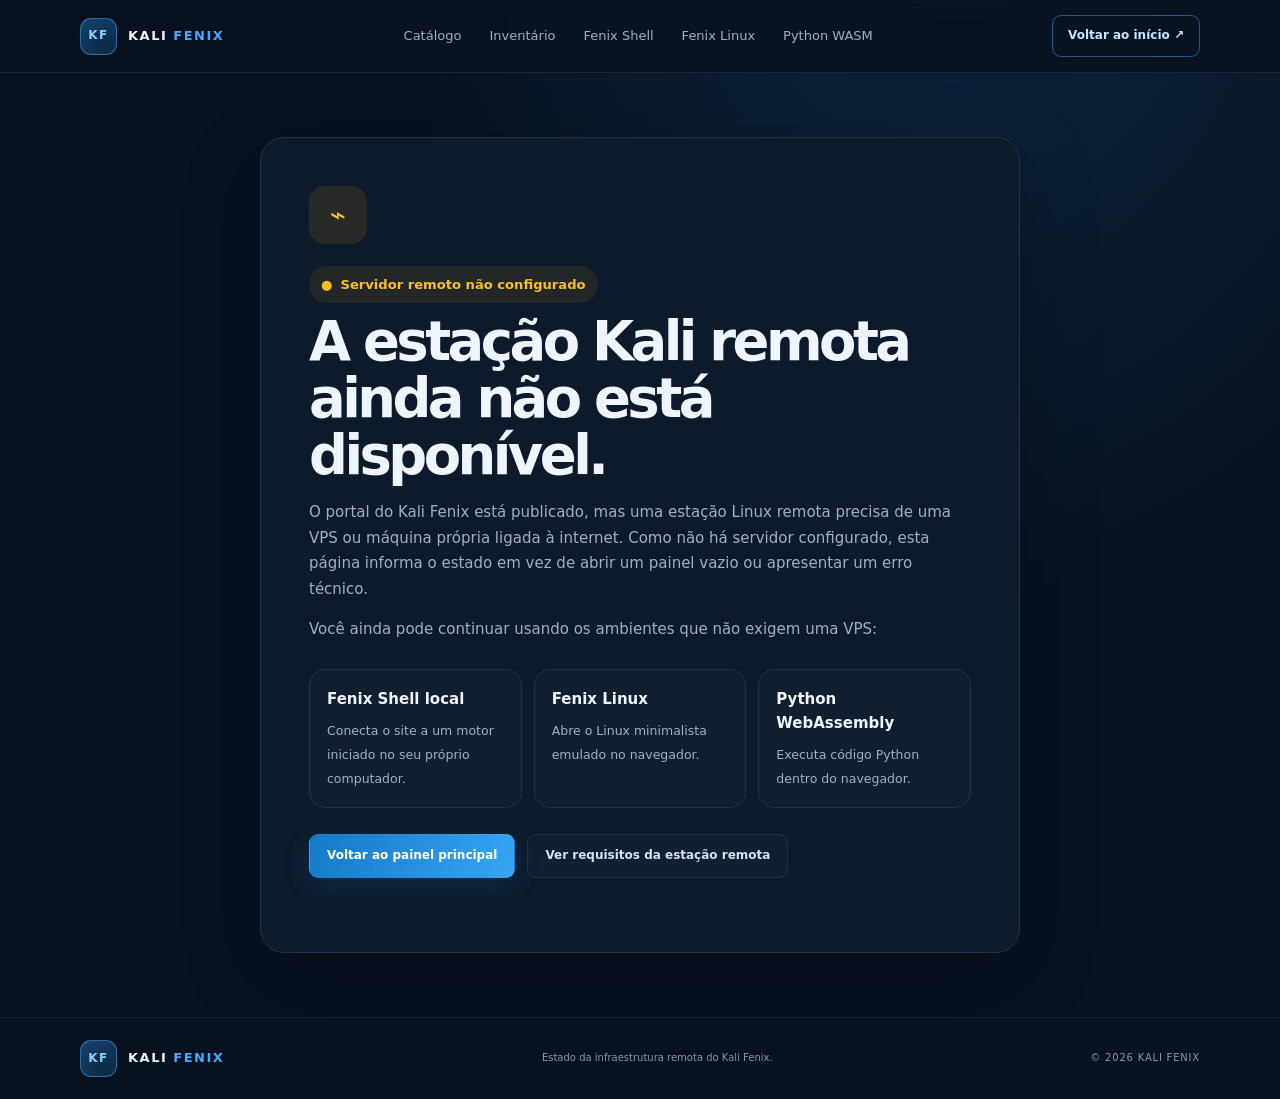
<file: Kali-Fenix/public/estacao-remota.html>
<!doctype html>
<html lang="pt-BR">
<head>
  <meta charset="utf-8">
  <meta name="viewport" content="width=device-width, initial-scale=1">
  <meta name="theme-color" content="#0b1118">
  <title>Estação remota | Kali Fenix</title>
  <link rel="icon" href="assets/kali-fenix.svg" type="image/svg+xml">
  <link rel="stylesheet" href="css/kali-fenix.css">
  <style>
    .remote-empty-wrap{min-height:calc(100vh - 160px);display:grid;place-items:center;padding:64px 0}
    .remote-empty-card{width:min(760px,100%);padding:clamp(24px,5vw,48px);border:1px solid var(--line,rgba(255,255,255,.12));border-radius:24px;background:var(--panel,rgba(17,27,39,.9));box-shadow:0 24px 80px rgba(0,0,0,.22)}
    .remote-empty-icon{width:58px;height:58px;display:grid;place-items:center;border-radius:16px;background:rgba(245,158,11,.12);color:#fbbf24;font-size:27px;margin-bottom:22px}
    .remote-empty-card h1{font-size:clamp(2rem,5vw,3.4rem);line-height:1.05;margin:10px 0 16px}
    .remote-empty-card p{color:var(--muted,#aab6c5);line-height:1.7}
    .remote-actions{display:flex;flex-wrap:wrap;gap:12px;margin:26px 0}
    .remote-options{display:grid;grid-template-columns:repeat(auto-fit,minmax(190px,1fr));gap:12px;margin-top:26px}
    .remote-option{display:block;padding:17px;border:1px solid var(--line,rgba(255,255,255,.12));border-radius:16px;color:inherit;text-decoration:none;background:rgba(255,255,255,.025)}
    .remote-option strong{display:block;margin-bottom:7px}.remote-option small{color:var(--muted,#aab6c5);line-height:1.5}
    .remote-status{display:inline-flex;align-items:center;gap:8px;padding:8px 12px;border-radius:999px;background:rgba(245,158,11,.1);color:#fbbf24;font-size:.82rem;font-weight:700}
  </style>
</head>
<body>
  <a class="skip-link" href="#main">Pular para o conteúdo</a>
  <header class="site-header"><div class="container header-inner">
    <a class="brand" href="index.html" aria-label="Kali Fenix, início"><span class="brand-mark">KF</span><span class="brand-name">KALI <strong>FENIX</strong></span></a>
    <nav class="main-nav" aria-label="Navegação principal"><a href="index.html#catalogo">Catálogo</a><a href="index.html#inventario">Inventário</a><a href="fenix-shell.html">Fenix Shell</a><a href="fenix-linux.html">Fenix Linux</a><a href="fenix-browser-lab.html">Python WASM</a></nav>
    <a class="header-cta" href="index.html">Voltar ao início ↗</a>
  </div></header>
  <main id="main" class="remote-empty-wrap"><section class="container remote-empty-card">
    <div class="remote-empty-icon" aria-hidden="true">⌁</div>
    <span class="remote-status"><span aria-hidden="true">●</span> Servidor remoto não configurado</span>
    <h1>A estação Kali remota ainda não está disponível.</h1>
    <p>O portal do Kali Fenix está publicado, mas uma estação Linux remota precisa de uma VPS ou máquina própria ligada à internet. Como não há servidor configurado, esta página informa o estado em vez de abrir um painel vazio ou apresentar um erro técnico.</p>
    <p>Você ainda pode continuar usando os ambientes que não exigem uma VPS:</p>
    <div class="remote-options">
      <a class="remote-option" href="fenix-shell.html#local-engine"><strong>Fenix Shell local</strong><small>Conecta o site a um motor iniciado no seu próprio computador.</small></a>
      <a class="remote-option" href="fenix-linux.html"><strong>Fenix Linux</strong><small>Abre o Linux minimalista emulado no navegador.</small></a>
      <a class="remote-option" href="fenix-browser-lab.html"><strong>Python WebAssembly</strong><small>Executa código Python dentro do navegador.</small></a>
    </div>
    <div class="remote-actions"><a class="button button-primary" href="index.html">Voltar ao painel principal</a><a class="button button-secondary" href="index.html#implantacao">Ver requisitos da estação remota</a></div>
  </section></main>
  <footer class="site-footer"><div class="container footer-inner"><a class="brand" href="index.html"><span class="brand-mark">KF</span><span class="brand-name">KALI <strong>FENIX</strong></span></a><p>Estado da infraestrutura remota do Kali Fenix.</p><span>© <span id="remote-year"></span> KALI FENIX</span></div></footer>
  <script>document.getElementById('remote-year').textContent=String(new Date().getFullYear());</script>
</body>
</html>
</file>
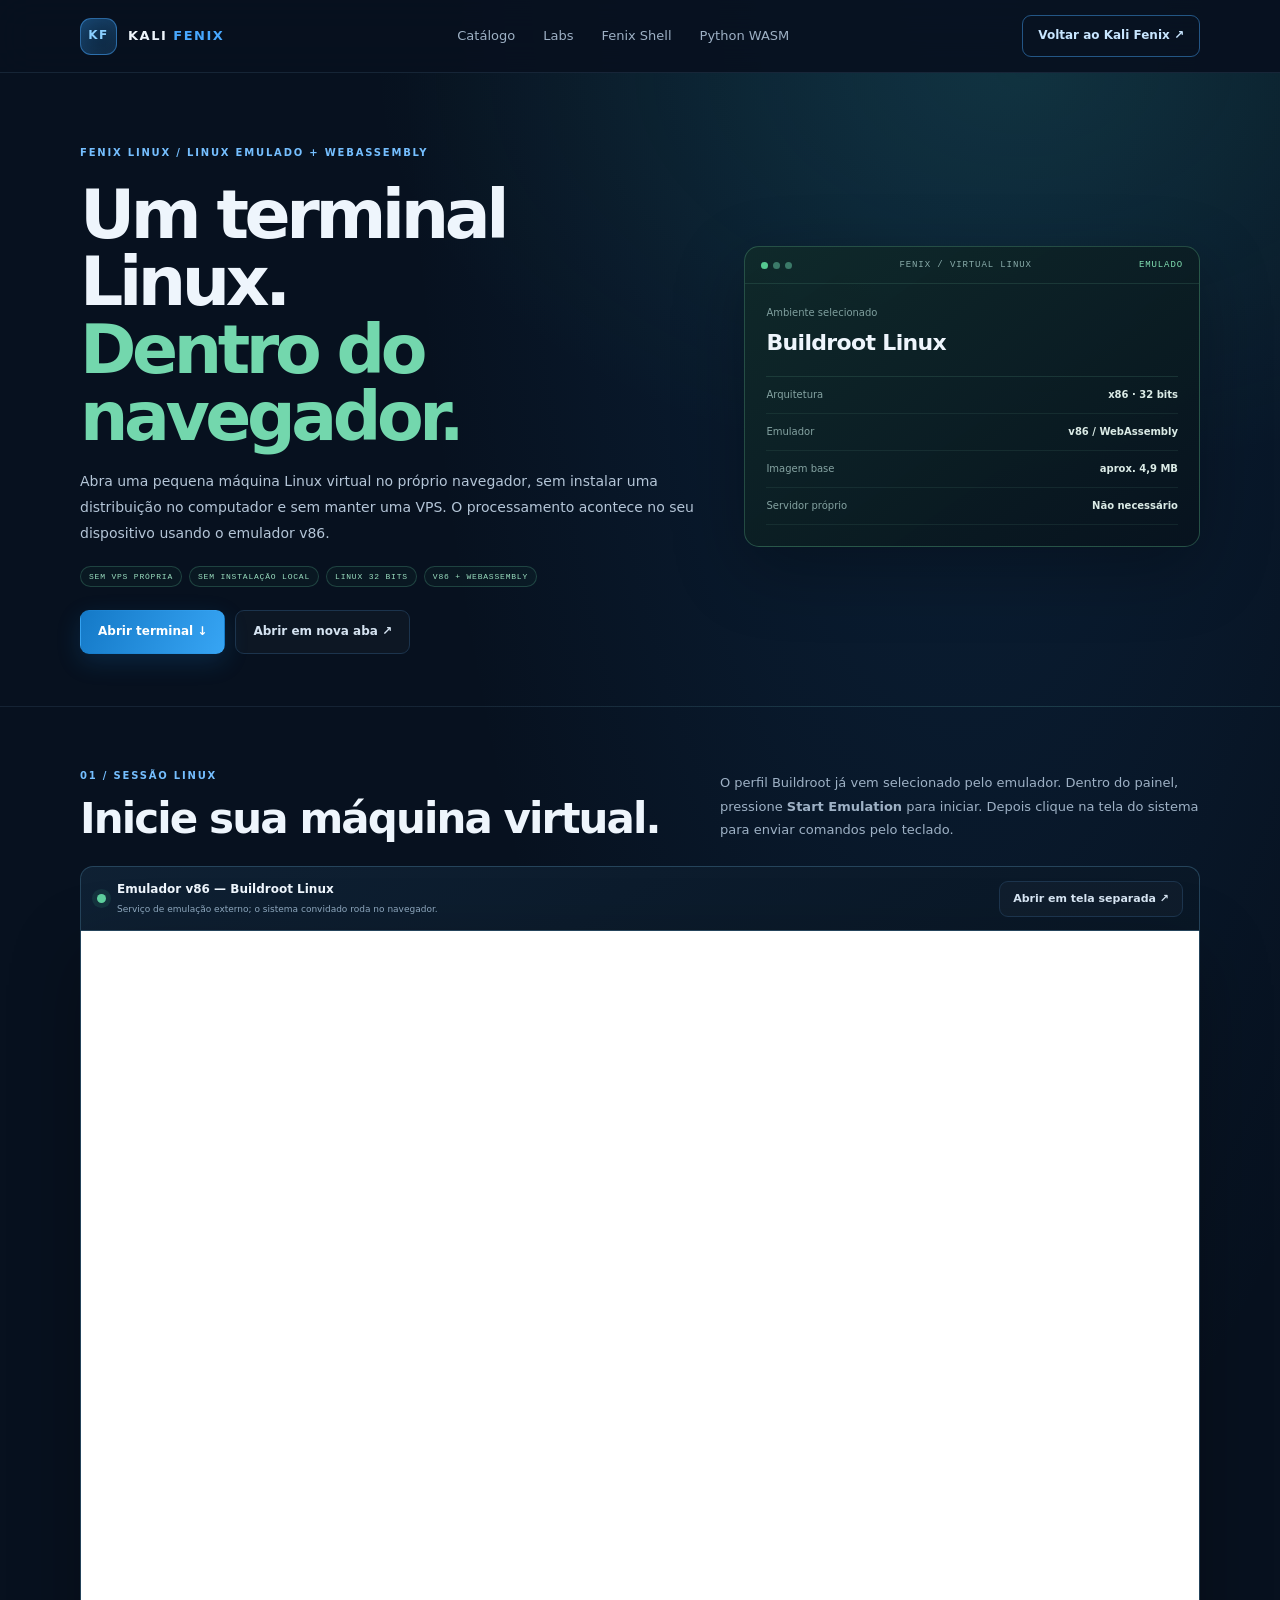
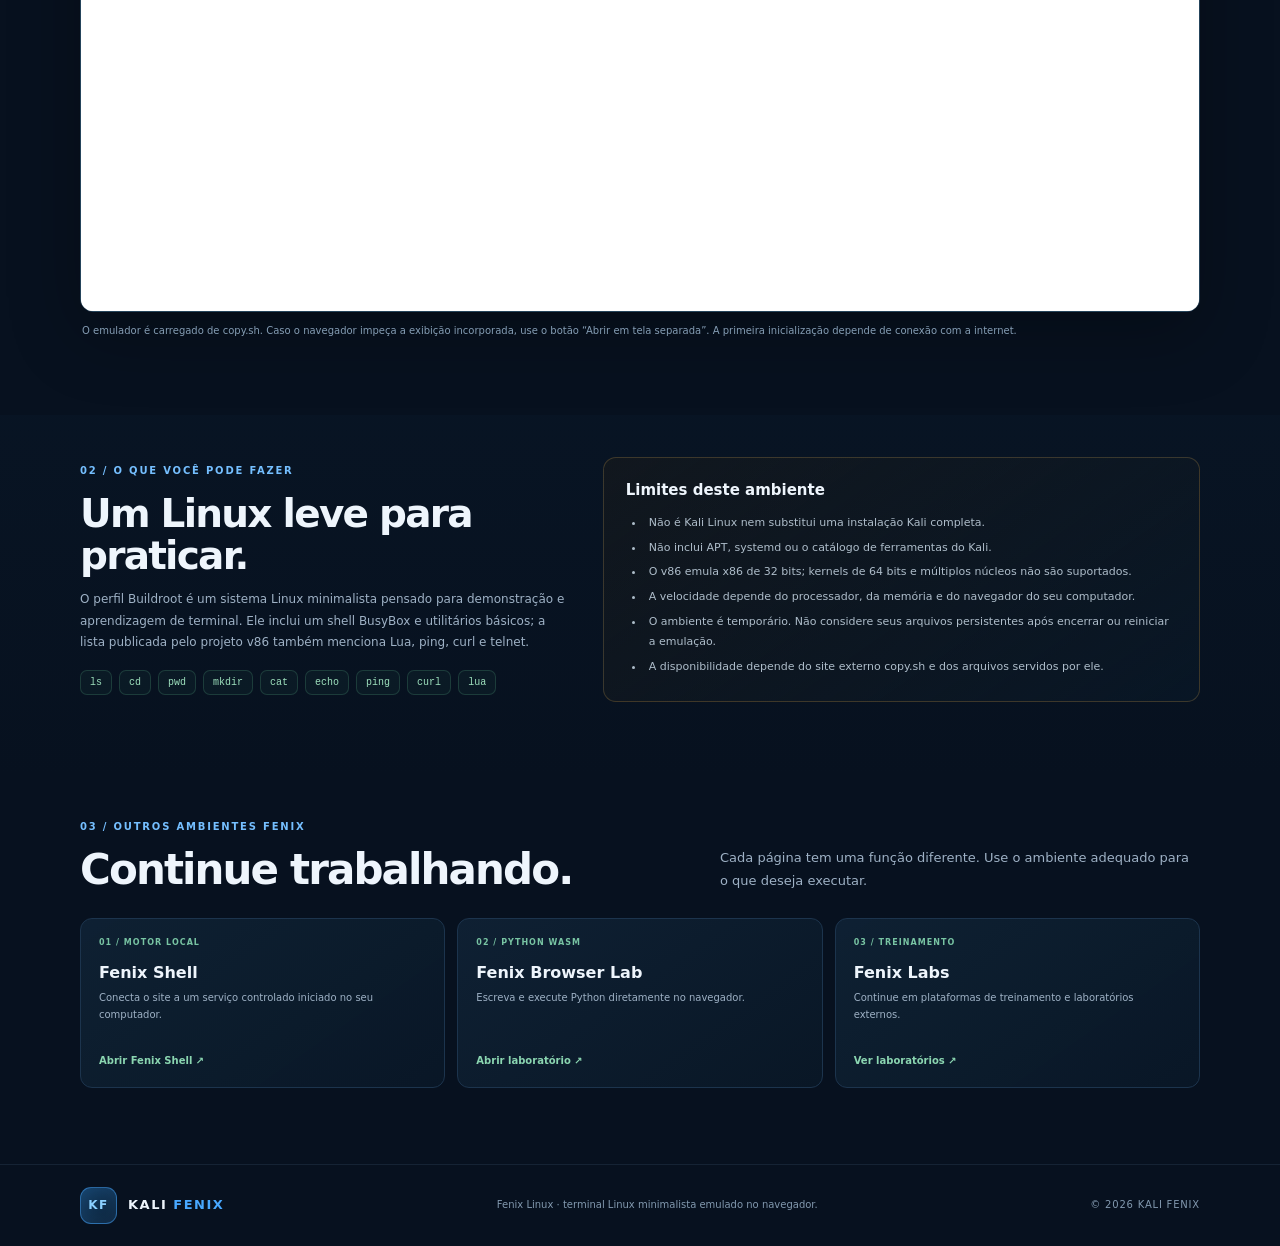
<file: Kali-Fenix/public/fenix-linux.html>
<!doctype html>
<html lang="pt-BR">
<head>
  <meta charset="utf-8">
  <meta name="viewport" content="width=device-width, initial-scale=1">
  <meta name="theme-color" content="#07111f">
  <meta name="color-scheme" content="dark">
  <meta name="description" content="Fenix Linux: terminal Linux minimalista emulado no navegador, sem VPS e sem instalação local.">
  <meta name="referrer" content="strict-origin-when-cross-origin">
  <title>Fenix Linux — Terminal no navegador | Kali Fenix</title>
  <link rel="icon" href="assets/kali-fenix.svg" type="image/svg+xml">
  <link rel="stylesheet" href="css/kali-fenix.css">
  <link rel="stylesheet" href="css/fenix-linux.css">
</head>
<body>
  <a class="skip-link" href="#main">Pular para o conteúdo</a>
  <header class="site-header">
    <div class="container header-inner">
      <a class="brand" href="index.html" aria-label="Kali Fenix, início">
        <span class="brand-mark" aria-hidden="true">KF</span>
        <span class="brand-name">KALI <strong>FENIX</strong></span>
      </a>
      <nav class="main-nav" aria-label="Navegação principal">
        <a href="index.html#catalogo">Catálogo</a>
        <a href="index.html#labs">Labs</a>
        <a href="fenix-shell.html">Fenix Shell</a>
        <a href="fenix-browser-lab.html">Python WASM</a>
      </nav>
      <a class="header-cta" href="index.html">Voltar ao Kali Fenix ↗</a>
    </div>
  </header>

  <main id="main">
    <section class="linux-hero">
      <div class="container linux-hero-inner">
        <div>
          <span class="section-kicker">FENIX LINUX / LINUX EMULADO + WEBASSEMBLY</span>
          <h1>Um terminal Linux.<br><em>Dentro do navegador.</em></h1>
          <p>Abra uma pequena máquina Linux virtual no próprio navegador, sem instalar uma distribuição no computador e sem manter uma VPS. O processamento acontece no seu dispositivo usando o emulador v86.</p>
          <div class="linux-tags" aria-label="Características">
            <span>SEM VPS PRÓPRIA</span>
            <span>SEM INSTALAÇÃO LOCAL</span>
            <span>LINUX 32 BITS</span>
            <span>V86 + WEBASSEMBLY</span>
          </div>
          <div class="linux-hero-actions">
            <a class="button button-primary" href="#linux-emulator">Abrir terminal ↓</a>
            <a class="button button-secondary" href="https://copy.sh/v86/?profile=buildroot" target="_blank" rel="noopener noreferrer">Abrir em nova aba ↗</a>
          </div>
        </div>
        <aside class="linux-summary" aria-label="Resumo do ambiente">
          <div class="linux-summary-top"><span class="linux-lights"><i></i><i></i><i></i></span><span>FENIX / VIRTUAL LINUX</span><span class="linux-status">EMULADO</span></div>
          <div class="linux-summary-body">
            <p class="summary-muted">Ambiente selecionado</p>
            <strong>Buildroot Linux</strong>
            <div class="summary-specs">
              <div><span>Arquitetura</span><b>x86 · 32 bits</b></div>
              <div><span>Emulador</span><b>v86 / WebAssembly</b></div>
              <div><span>Imagem base</span><b>aprox. 4,9 MB</b></div>
              <div><span>Servidor próprio</span><b>Não necessário</b></div>
            </div>
          </div>
        </aside>
      </div>
    </section>

    <section class="linux-workspace section" id="linux-emulator">
      <div class="container">
        <div class="section-heading">
          <div><span class="section-kicker">01 / SESSÃO LINUX</span><h2>Inicie sua máquina virtual.</h2></div>
          <p>O perfil Buildroot já vem selecionado pelo emulador. Dentro do painel, pressione <strong>Start Emulation</strong> para iniciar. Depois clique na tela do sistema para enviar comandos pelo teclado.</p>
        </div>

        <div class="linux-launch-bar">
          <div class="linux-launch-copy">
            <span class="linux-launch-dot" aria-hidden="true"></span>
            <div><strong>Emulador v86 — Buildroot Linux</strong><small>Serviço de emulação externo; o sistema convidado roda no navegador.</small></div>
          </div>
          <a class="button button-secondary button-small" href="https://copy.sh/v86/?profile=buildroot" target="_blank" rel="noopener noreferrer">Abrir em tela separada ↗</a>
        </div>

        <div class="linux-frame-shell">
          <iframe
            class="linux-emulator-frame"
            src="https://copy.sh/v86/?profile=buildroot"
            title="Emulador v86 com Buildroot Linux"
            loading="eager"
            referrerpolicy="strict-origin-when-cross-origin"
            allow="fullscreen"
            allowfullscreen>
          </iframe>
        </div>
        <p class="linux-frame-help">O emulador é carregado de copy.sh. Caso o navegador impeça a exibição incorporada, use o botão “Abrir em tela separada”. A primeira inicialização depende de conexão com a internet.</p>
      </div>
    </section>

    <section class="section linux-details-section">
      <div class="container linux-details-grid">
        <div>
          <span class="section-kicker">02 / O QUE VOCÊ PODE FAZER</span>
          <h2>Um Linux leve para praticar.</h2>
          <p>O perfil Buildroot é um sistema Linux minimalista pensado para demonstração e aprendizagem de terminal. Ele inclui um shell BusyBox e utilitários básicos; a lista publicada pelo projeto v86 também menciona Lua, ping, curl e telnet.</p>
          <div class="linux-tool-tags"><code>ls</code><code>cd</code><code>pwd</code><code>mkdir</code><code>cat</code><code>echo</code><code>ping</code><code>curl</code><code>lua</code></div>
        </div>
        <div class="linux-limit-card">
          <h3>Limites deste ambiente</h3>
          <ul>
            <li>Não é Kali Linux nem substitui uma instalação Kali completa.</li>
            <li>Não inclui APT, systemd ou o catálogo de ferramentas do Kali.</li>
            <li>O v86 emula x86 de 32 bits; kernels de 64 bits e múltiplos núcleos não são suportados.</li>
            <li>A velocidade depende do processador, da memória e do navegador do seu computador.</li>
            <li>O ambiente é temporário. Não considere seus arquivos persistentes após encerrar ou reiniciar a emulação.</li>
            <li>A disponibilidade depende do site externo copy.sh e dos arquivos servidos por ele.</li>
          </ul>
        </div>
      </div>
    </section>

    <section class="section linux-next-section">
      <div class="container">
        <div class="section-heading"><div><span class="section-kicker">03 / OUTROS AMBIENTES FENIX</span><h2>Continue trabalhando.</h2></div><p>Cada página tem uma função diferente. Use o ambiente adequado para o que deseja executar.</p></div>
        <div class="linux-next-grid">
          <a class="linux-next-card" href="fenix-shell.html"><span>01 / MOTOR LOCAL</span><strong>Fenix Shell</strong><small>Conecta o site a um serviço controlado iniciado no seu computador.</small><b>Abrir Fenix Shell ↗</b></a>
          <a class="linux-next-card" href="fenix-browser-lab.html"><span>02 / PYTHON WASM</span><strong>Fenix Browser Lab</strong><small>Escreva e execute Python diretamente no navegador.</small><b>Abrir laboratório ↗</b></a>
          <a class="linux-next-card" href="index.html#labs"><span>03 / TREINAMENTO</span><strong>Fenix Labs</strong><small>Continue em plataformas de treinamento e laboratórios externos.</small><b>Ver laboratórios ↗</b></a>
        </div>
      </div>
    </section>
  </main>

  <footer class="site-footer">
    <div class="container footer-inner">
      <a class="brand" href="index.html"><span class="brand-mark">KF</span><span class="brand-name">KALI <strong>FENIX</strong></span></a>
      <p>Fenix Linux · terminal Linux minimalista emulado no navegador.</p>
      <span>© <span id="linux-year"></span> KALI FENIX</span>
    </div>
  </footer>
  <script>document.getElementById('linux-year').textContent = String(new Date().getFullYear());</script>
</body>
</html>
</file>
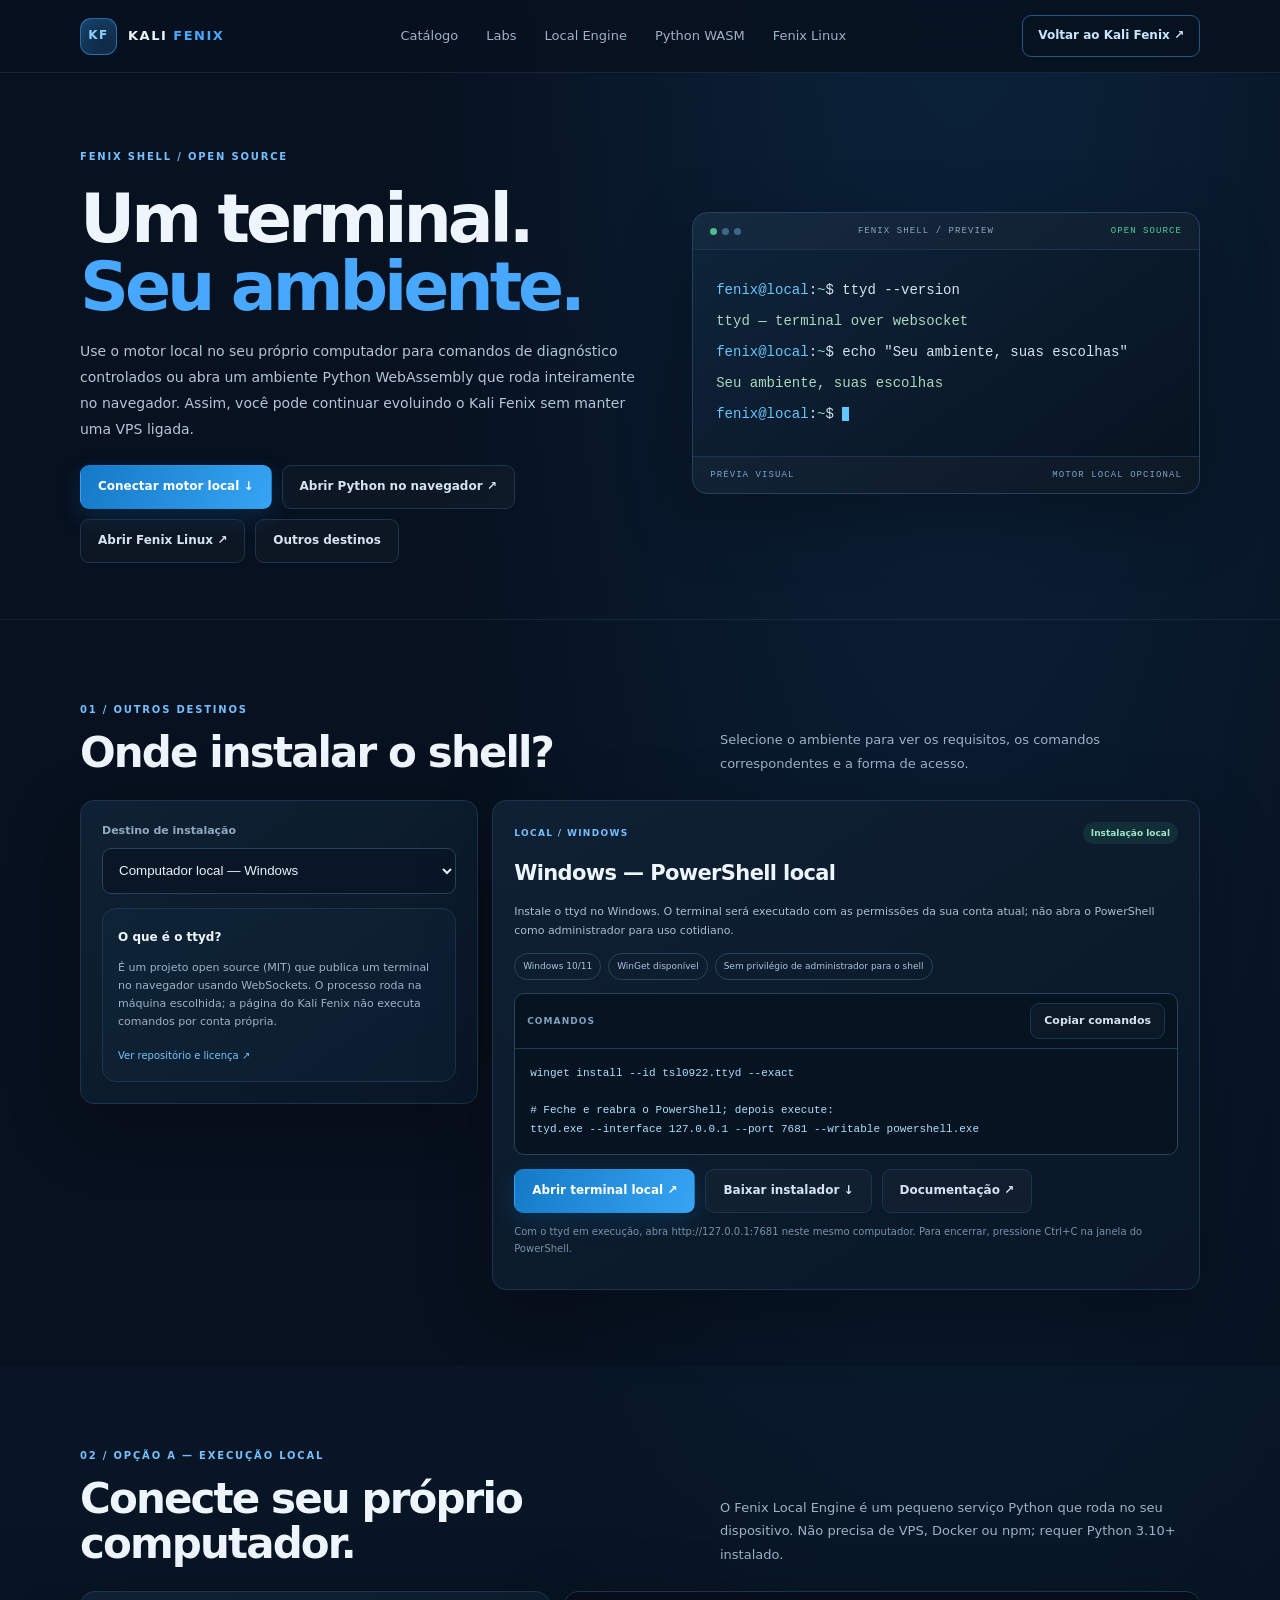
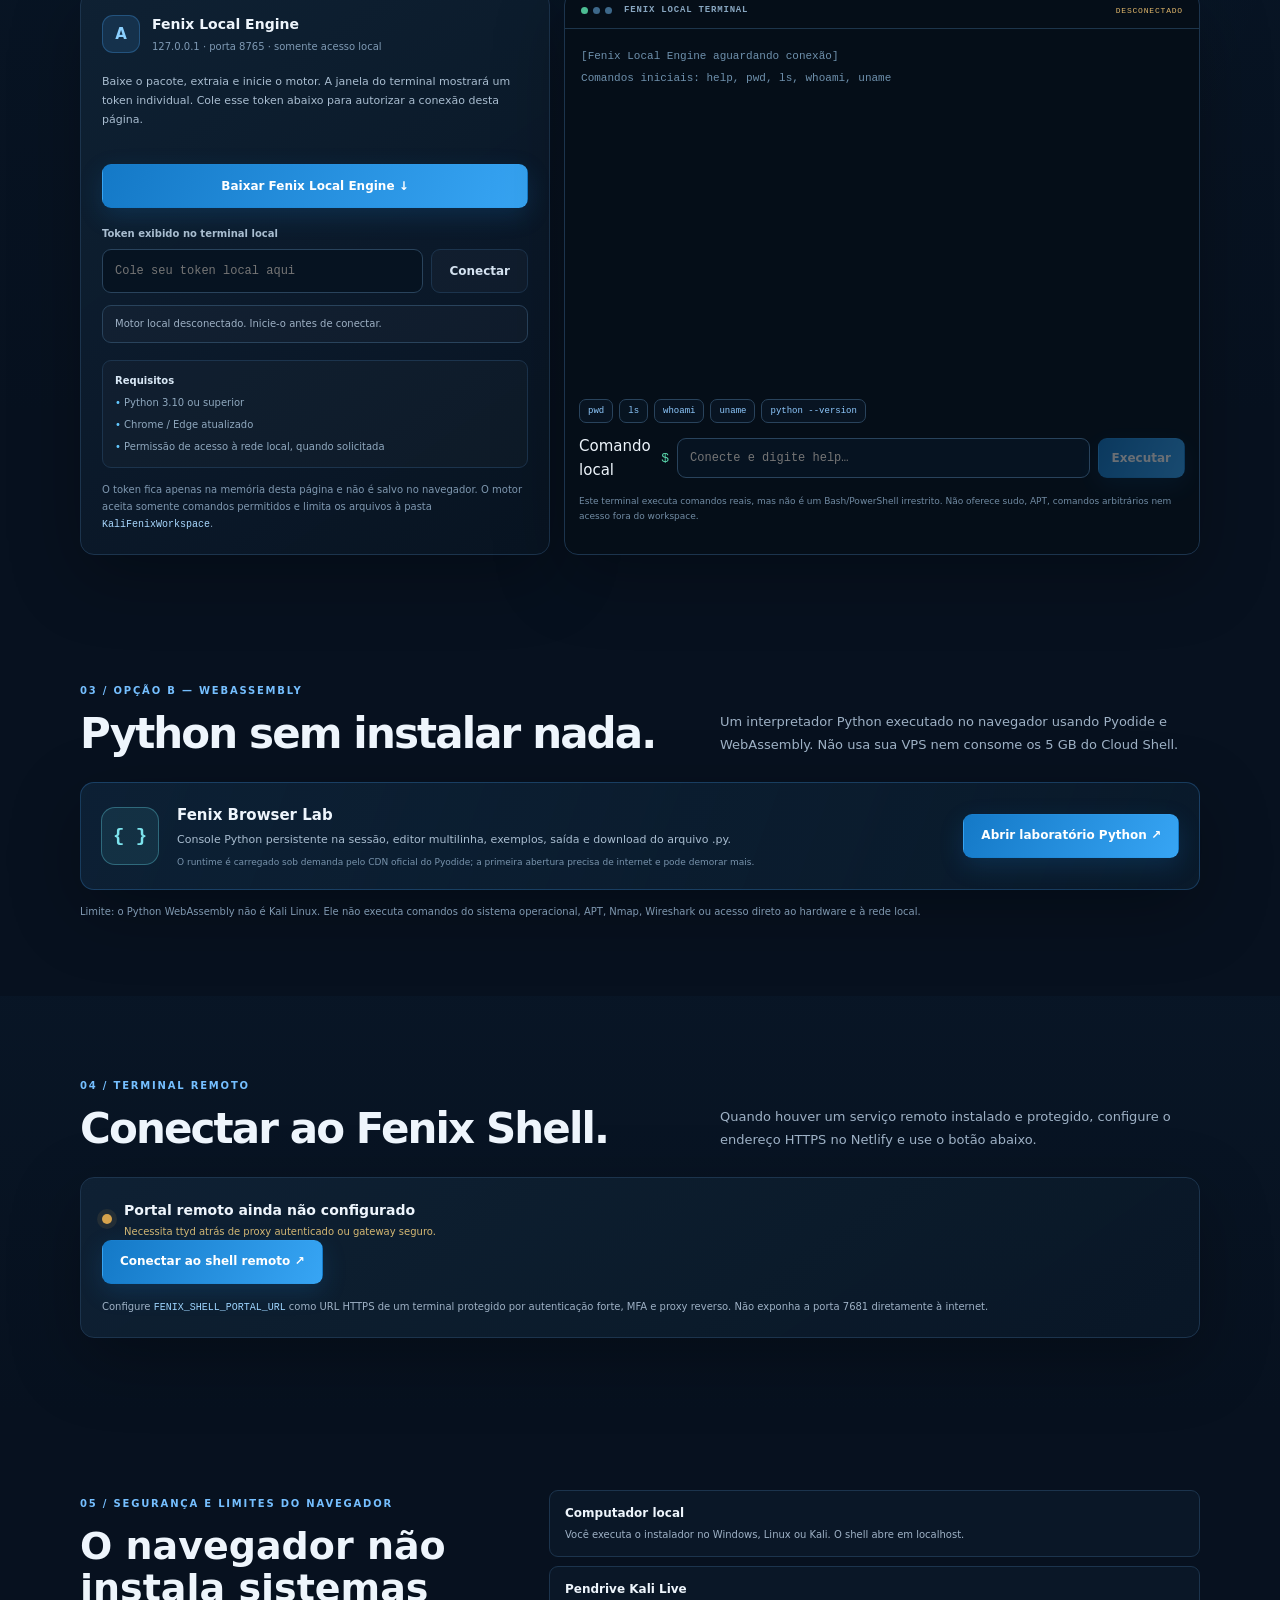
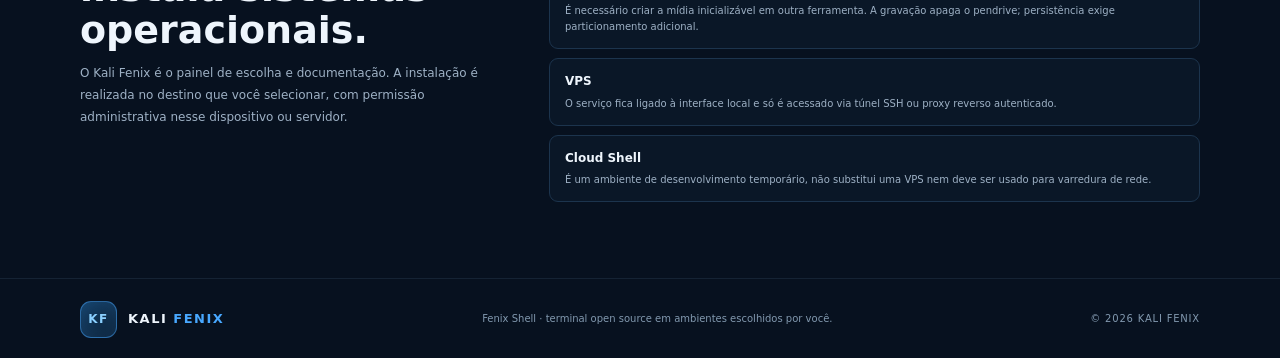
<file: Kali-Fenix/public/fenix-shell.html>
<!doctype html>
<html lang="pt-BR">
<head>
  <meta charset="utf-8">
  <meta name="viewport" content="width=device-width, initial-scale=1">
  <meta name="theme-color" content="#07111f">
  <meta name="color-scheme" content="dark">
  <meta name="description" content="Fenix Shell: terminal open source para ambientes locais, Kali Live USB, VPS e laboratórios remotos.">
  <title>Fenix Shell — Kali Fenix</title>
  <link rel="icon" href="assets/kali-fenix.svg" type="image/svg+xml">
  <link rel="stylesheet" href="css/kali-fenix.css">
  <link rel="stylesheet" href="css/fenix-shell.css">
  <script defer src="js/fenix-shell.js"></script>
  <script defer src="js/fenix-local-ui.js"></script>
</head>
<body>
  <a class="skip-link" href="#main">Pular para o conteúdo</a>
  <header class="site-header"><div class="container header-inner">
    <a class="brand" href="index.html" aria-label="Kali Fenix, início"><span class="brand-mark">KF</span><span class="brand-name">KALI <strong>FENIX</strong></span></a>
    <nav class="main-nav" aria-label="Navegação principal"><a href="index.html#catalogo">Catálogo</a><a href="index.html#labs">Labs</a><a href="#local-engine">Local Engine</a><a href="fenix-browser-lab.html">Python WASM</a><a href="fenix-linux.html">Fenix Linux</a></nav>
    <a class="header-cta" href="index.html">Voltar ao Kali Fenix ↗</a>
  </div></header>
  <main id="main">
    <section class="shell-hero"><div class="container shell-hero-grid">
      <div><span class="section-kicker">FENIX SHELL / OPEN SOURCE</span><h1>Um terminal.<br><em>Seu ambiente.</em></h1>
        <p>Use o motor local no seu próprio computador para comandos de diagnóstico controlados ou abra um ambiente Python WebAssembly que roda inteiramente no navegador. Assim, você pode continuar evoluindo o Kali Fenix sem manter uma VPS ligada.</p>
        <div class="shell-hero-actions"><a class="button button-primary" href="#local-engine">Conectar motor local ↓</a><a class="button button-secondary" href="fenix-browser-lab.html">Abrir Python no navegador ↗</a><a class="button button-secondary" href="fenix-linux.html">Abrir Fenix Linux ↗</a><a class="button button-secondary" href="#destino">Outros destinos</a></div>
      </div>
      <aside class="shell-preview"><div class="terminal-bar"><span class="terminal-lights"><i></i><i></i><i></i></span><span>FENIX SHELL / PREVIEW</span><span class="terminal-live">OPEN SOURCE</span></div><div class="shell-preview-body"><p><span class="prompt">fenix@local</span>:<span class="path">~</span>$ ttyd --version</p><p class="terminal-output">ttyd — terminal over websocket</p><p><span class="prompt">fenix@local</span>:<span class="path">~</span>$ echo "Seu ambiente, suas escolhas"</p><p class="terminal-output">Seu ambiente, suas escolhas</p><p><span class="prompt">fenix@local</span>:<span class="path">~</span>$ <span class="cursor"></span></p></div><div class="terminal-footer"><span>PRÉVIA VISUAL</span><span>MOTOR LOCAL OPCIONAL</span></div></aside>
    </div></section>

    <section class="section shell-choice-section" id="destino"><div class="container">
      <div class="section-heading"><div><span class="section-kicker">01 / OUTROS DESTINOS</span><h2>Onde instalar o shell?</h2></div><p>Selecione o ambiente para ver os requisitos, os comandos correspondentes e a forma de acesso.</p></div>
      <div class="shell-target-layout">
        <div class="target-picker"><label for="shell-target">Destino de instalação</label><select id="shell-target">
          <option value="windows">Computador local — Windows</option>
          <option value="linux">Computador local — Linux / Kali</option>
          <option value="usb">Pendrive — Kali Live com persistência</option>
          <option value="vps">VPS — Kali / Debian / Ubuntu</option>
          <option value="cloud">Laboratório temporário — Cloud Shell</option>
        </select>
        <div class="target-note"><strong>O que é o ttyd?</strong><p>É um projeto open source (MIT) que publica um terminal no navegador usando WebSockets. O processo roda na máquina escolhida; a página do Kali Fenix não executa comandos por conta própria.</p><a href="https://github.com/tsl0922/ttyd" target="_blank" rel="noopener noreferrer">Ver repositório e licença ↗</a></div>
        </div>
        <article class="target-instructions" aria-live="polite">
          <div class="target-heading"><span id="target-kicker">LOCAL / WINDOWS</span><span class="target-status" id="target-status">Instalação local</span></div>
          <h3 id="target-title">Windows — PowerShell local</h3>
          <p id="target-description">Instale o ttyd no Windows. O terminal será executado com as permissões da sua conta atual, sem elevação automática.</p>
          <div class="requirement-list" id="target-requirements"></div>
          <div class="command-block"><div class="command-title"><span>COMANDOS</span><button class="button button-secondary button-small" id="copy-shell-command" type="button">Copiar comandos</button></div><pre><code id="target-commands"></code></pre></div>
          <div class="target-actions"><a class="button button-primary" id="target-open" href="http://127.0.0.1:7681" target="_blank" rel="noopener noreferrer">Abrir terminal local ↗</a><a class="button button-secondary" id="target-download" href="#" download hidden>Baixar instalador ↓</a><a class="button button-secondary" id="target-guide" href="https://github.com/tsl0922/ttyd" target="_blank" rel="noopener noreferrer">Documentação ↗</a></div>
          <p class="target-footnote" id="target-footnote">Depois de iniciar o ttyd, abra o endereço local no mesmo computador.</p>
        </article>
      </div>
    </div></section>

    <section class="section shell-engine-section" id="local-engine">
      <div class="container">
        <div class="section-heading"><div><span class="section-kicker">02 / OPÇÃO A — EXECUÇÃO LOCAL</span><h2>Conecte seu próprio computador.</h2></div><p>O Fenix Local Engine é um pequeno serviço Python que roda no seu dispositivo. Não precisa de VPS, Docker ou npm; requer Python 3.10+ instalado.</p></div>
        <div class="engine-layout">
          <article class="engine-panel engine-setup-panel">
            <div class="engine-panel-heading"><span class="engine-symbol">A</span><div><strong>Fenix Local Engine</strong><small>127.0.0.1 · porta 8765 · somente acesso local</small></div></div>
            <p class="engine-explainer">Baixe o pacote, extraia e inicie o motor. A janela do terminal mostrará um token individual. Cole esse token abaixo para autorizar a conexão desta página.</p>
            <a class="button button-primary button-wide" href="/installers/fenix-local-engine.zip" download>Baixar Fenix Local Engine ↓</a>
            <label class="engine-label" for="engine-token">Token exibido no terminal local</label>
            <div class="engine-token-row"><input id="engine-token" type="password" autocomplete="off" spellcheck="false" placeholder="Cole seu token local aqui"><button class="button button-secondary" id="engine-connect" type="button">Conectar</button></div>
            <div class="engine-status" id="engine-status" role="status" aria-live="polite" data-state="idle">Motor local desconectado. Inicie-o antes de conectar.</div>
            <div class="engine-requirements"><strong>Requisitos</strong><span>Python 3.10 ou superior</span><span>Chrome / Edge atualizado</span><span>Permissão de acesso à rede local, quando solicitada</span></div>
            <p class="engine-security-note">O token fica apenas na memória desta página e não é salvo no navegador. O motor aceita somente comandos permitidos e limita os arquivos à pasta <code>KaliFenixWorkspace</code>.</p>
          </article>
          <article class="engine-panel engine-terminal-panel">
            <div class="engine-terminal-top"><div><span class="terminal-lights"><i></i><i></i><i></i></span><strong>FENIX LOCAL TERMINAL</strong></div><span id="engine-version" data-state="offline">DESCONECTADO</span></div>
            <div class="engine-terminal-output" id="engine-terminal-output" aria-live="polite" aria-label="Saída do terminal"><div class="engine-line engine-line-info">[Fenix Local Engine aguardando conexão]</div><div class="engine-line engine-line-info">Comandos iniciais: help, pwd, ls, whoami, uname</div></div>
            <div class="engine-shortcuts" aria-label="Comandos rápidos"><button type="button" data-engine-command="pwd">pwd</button><button type="button" data-engine-command="ls">ls</button><button type="button" data-engine-command="whoami">whoami</button><button type="button" data-engine-command="uname">uname</button><button type="button" data-engine-command="python --version">python --version</button></div>
            <form class="engine-command-form" id="engine-command-form"><label class="visually-hidden" for="engine-command-input">Comando local</label><span aria-hidden="true">$</span><input id="engine-command-input" type="text" autocomplete="off" spellcheck="false" placeholder="Conecte e digite help…" disabled><button class="button button-primary" id="engine-run" type="submit" disabled>Executar</button></form>
            <p class="engine-terminal-note">Este terminal executa comandos reais, mas não é um Bash/PowerShell irrestrito. Não oferece sudo, APT, comandos arbitrários nem acesso fora do workspace.</p>
          </article>
        </div>
      </div>
    </section>

    <section class="section shell-browser-section" id="browser-python">
      <div class="container">
        <div class="section-heading"><div><span class="section-kicker">03 / OPÇÃO B — WEBASSEMBLY</span><h2>Python sem instalar nada.</h2></div><p>Um interpretador Python executado no navegador usando Pyodide e WebAssembly. Não usa sua VPS nem consome os 5 GB do Cloud Shell.</p></div>
        <div class="browser-lab-card">
          <div class="browser-lab-icon">{ }</div>
          <div class="browser-lab-copy"><strong>Fenix Browser Lab</strong><span>Console Python persistente na sessão, editor multilinha, exemplos, saída e download do arquivo .py.</span><small>O runtime é carregado sob demanda pelo CDN oficial do Pyodide; a primeira abertura precisa de internet e pode demorar mais.</small></div>
          <a class="button button-primary" href="fenix-browser-lab.html">Abrir laboratório Python ↗</a>
        </div>
        <p class="engine-security-note">Limite: o Python WebAssembly não é Kali Linux. Ele não executa comandos do sistema operacional, APT, Nmap, Wireshark ou acesso direto ao hardware e à rede local.</p>
      </div>
    </section>

    <section class="section shell-connect-section"><div class="container"><div class="section-heading"><div><span class="section-kicker">04 / TERMINAL REMOTO</span><h2>Conectar ao Fenix Shell.</h2></div><p>Quando houver um serviço remoto instalado e protegido, configure o endereço HTTPS no Netlify e use o botão abaixo.</p></div>
      <div class="remote-panel"><div><span class="status-indicator"></span><div><strong>Portal remoto ainda não configurado</strong><small>Necessita ttyd atrás de proxy autenticado ou gateway seguro.</small></div></div><a class="button button-primary" href="/.netlify/functions/fenix-shell-portal">Conectar ao shell remoto ↗</a><p>Configure <code>FENIX_SHELL_PORTAL_URL</code> como URL HTTPS de um terminal protegido por autenticação forte, MFA e proxy reverso. Não exponha a porta 7681 diretamente à internet.</p></div>
    </div></section>

    <section class="section shell-safety-section"><div class="container shell-safety-grid">
      <div><span class="section-kicker">05 / SEGURANÇA E LIMITES DO NAVEGADOR</span><h2>O navegador não instala sistemas operacionais.</h2><p>O Kali Fenix é o painel de escolha e documentação. A instalação é realizada no destino que você selecionar, com permissão administrativa nesse dispositivo ou servidor.</p></div>
      <div class="shell-safety-list"><div><strong>Computador local</strong><span>Você executa o instalador no Windows, Linux ou Kali. O shell abre em localhost.</span></div><div><strong>Pendrive Kali Live</strong><span>É necessário criar a mídia inicializável em outra ferramenta. A gravação apaga o pendrive; persistência exige particionamento adicional.</span></div><div><strong>VPS</strong><span>O serviço fica ligado à interface local e só é acessado via túnel SSH ou proxy reverso autenticado.</span></div><div><strong>Cloud Shell</strong><span>É um ambiente de desenvolvimento temporário, não substitui uma VPS nem deve ser usado para varredura de rede.</span></div></div>
    </div></section>
  </main>
  <footer class="site-footer"><div class="container footer-inner"><a class="brand" href="index.html"><span class="brand-mark">KF</span><span class="brand-name">KALI <strong>FENIX</strong></span></a><p>Fenix Shell · terminal open source em ambientes escolhidos por você.</p><span>© <span id="shell-year"></span> KALI FENIX</span></div></footer>
</body>
</html>
</file>
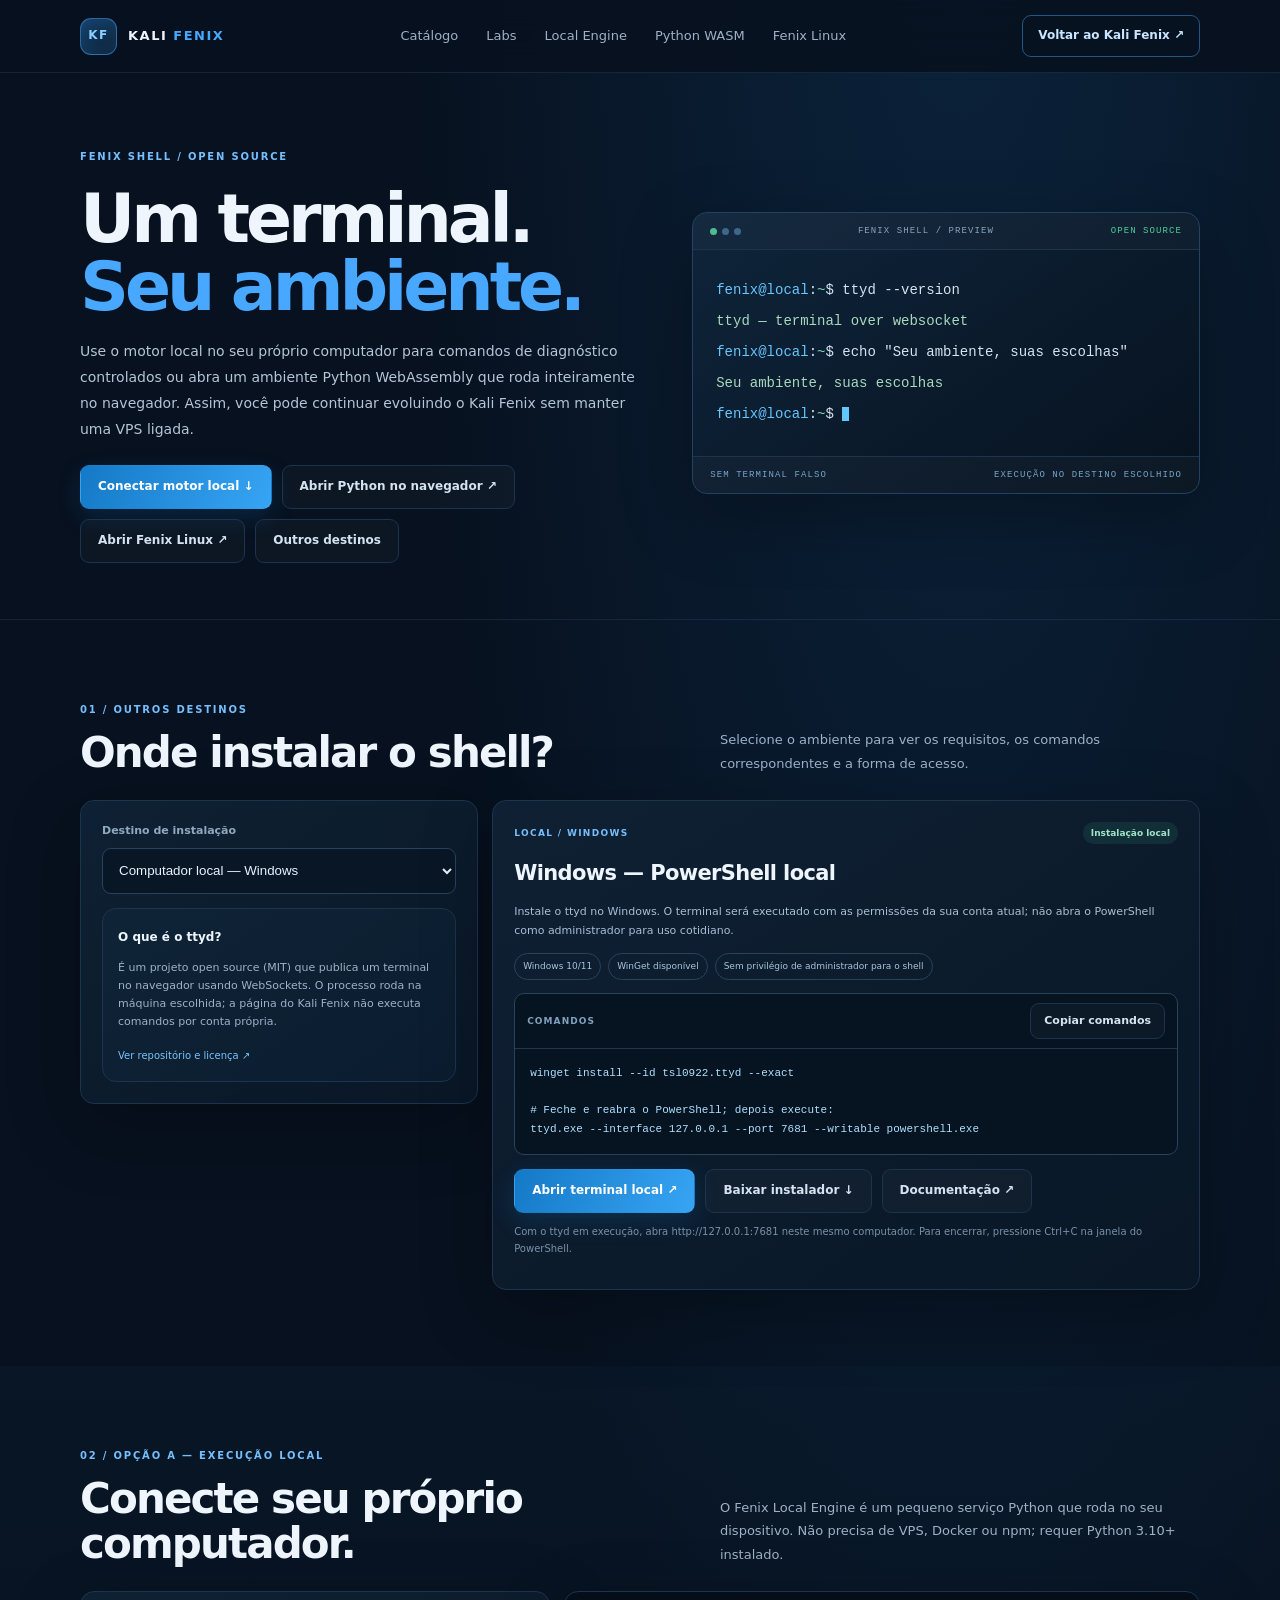
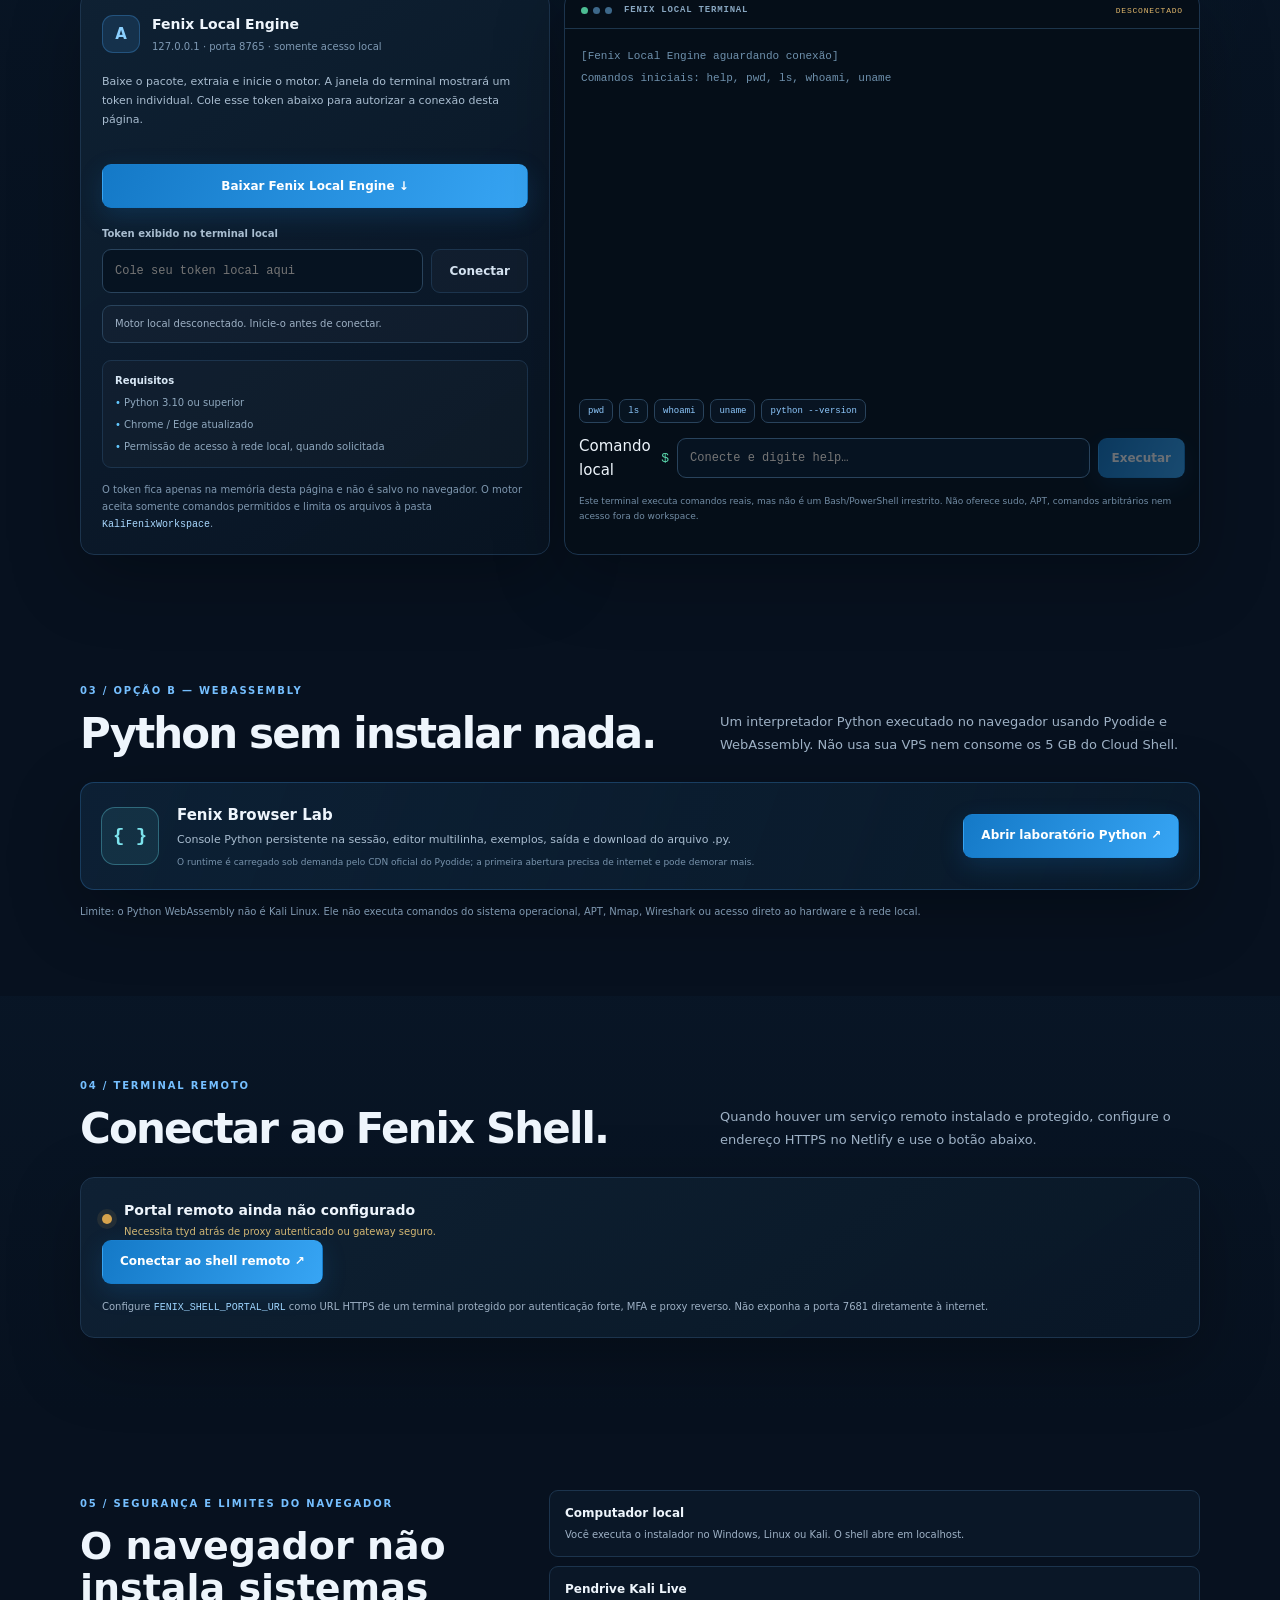
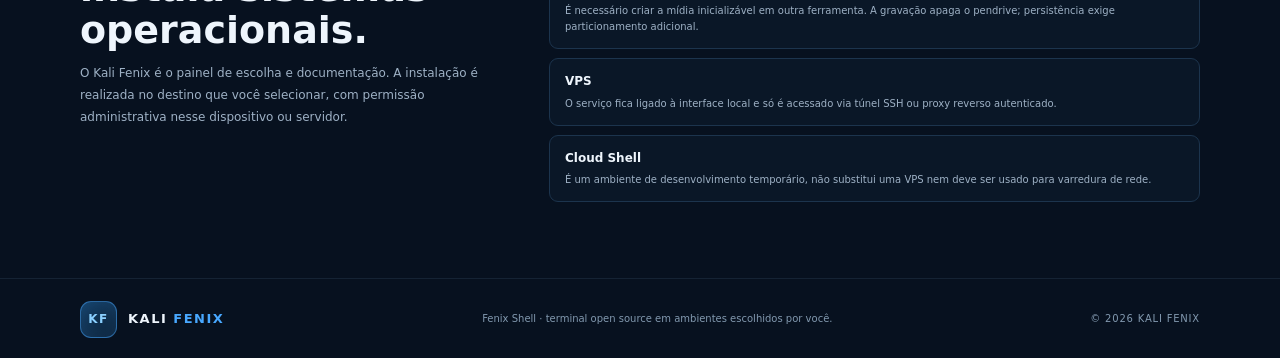
<file: Kali-Fenix/Kali-Fenix/public/fenix-shell.html>
<!doctype html>
<html lang="pt-BR">
<head>
  <meta charset="utf-8">
  <meta name="viewport" content="width=device-width, initial-scale=1">
  <meta name="theme-color" content="#07111f">
  <meta name="color-scheme" content="dark">
  <meta name="description" content="Fenix Shell: terminal open source para ambientes locais, Kali Live USB, VPS e laboratórios remotos.">
  <title>Fenix Shell — Kali Fenix</title>
  <link rel="icon" href="assets/kali-fenix.svg" type="image/svg+xml">
  <link rel="stylesheet" href="css/kali-fenix.css">
  <link rel="stylesheet" href="css/fenix-shell.css">
  <script defer src="js/fenix-shell.js"></script>
  <script defer src="js/fenix-local-ui.js"></script>
</head>
<body>
  <a class="skip-link" href="#main">Pular para o conteúdo</a>
  <header class="site-header"><div class="container header-inner">
    <a class="brand" href="index.html" aria-label="Kali Fenix, início"><span class="brand-mark">KF</span><span class="brand-name">KALI <strong>FENIX</strong></span></a>
    <nav class="main-nav" aria-label="Navegação principal"><a href="index.html#catalogo">Catálogo</a><a href="index.html#labs">Labs</a><a href="#local-engine">Local Engine</a><a href="fenix-browser-lab.html">Python WASM</a><a href="fenix-linux.html">Fenix Linux</a></nav>
    <a class="header-cta" href="index.html">Voltar ao Kali Fenix ↗</a>
  </div></header>
  <main id="main">
    <section class="shell-hero"><div class="container shell-hero-grid">
      <div><span class="section-kicker">FENIX SHELL / OPEN SOURCE</span><h1>Um terminal.<br><em>Seu ambiente.</em></h1>
        <p>Use o motor local no seu próprio computador para comandos de diagnóstico controlados ou abra um ambiente Python WebAssembly que roda inteiramente no navegador. Assim, você pode continuar evoluindo o Kali Fenix sem manter uma VPS ligada.</p>
        <div class="shell-hero-actions"><a class="button button-primary" href="#local-engine">Conectar motor local ↓</a><a class="button button-secondary" href="fenix-browser-lab.html">Abrir Python no navegador ↗</a><a class="button button-secondary" href="fenix-linux.html">Abrir Fenix Linux ↗</a><a class="button button-secondary" href="#destino">Outros destinos</a></div>
      </div>
      <aside class="shell-preview"><div class="terminal-bar"><span class="terminal-lights"><i></i><i></i><i></i></span><span>FENIX SHELL / PREVIEW</span><span class="terminal-live">OPEN SOURCE</span></div><div class="shell-preview-body"><p><span class="prompt">fenix@local</span>:<span class="path">~</span>$ ttyd --version</p><p class="terminal-output">ttyd — terminal over websocket</p><p><span class="prompt">fenix@local</span>:<span class="path">~</span>$ echo "Seu ambiente, suas escolhas"</p><p class="terminal-output">Seu ambiente, suas escolhas</p><p><span class="prompt">fenix@local</span>:<span class="path">~</span>$ <span class="cursor"></span></p></div><div class="terminal-footer"><span>SEM TERMINAL FALSO</span><span>EXECUÇÃO NO DESTINO ESCOLHIDO</span></div></aside>
    </div></section>

    <section class="section shell-choice-section" id="destino"><div class="container">
      <div class="section-heading"><div><span class="section-kicker">01 / OUTROS DESTINOS</span><h2>Onde instalar o shell?</h2></div><p>Selecione o ambiente para ver os requisitos, os comandos correspondentes e a forma de acesso.</p></div>
      <div class="shell-target-layout">
        <div class="target-picker"><label for="shell-target">Destino de instalação</label><select id="shell-target">
          <option value="windows">Computador local — Windows</option>
          <option value="linux">Computador local — Linux / Kali</option>
          <option value="usb">Pendrive — Kali Live com persistência</option>
          <option value="vps">VPS — Kali / Debian / Ubuntu</option>
          <option value="cloud">Laboratório temporário — Cloud Shell</option>
        </select>
        <div class="target-note"><strong>O que é o ttyd?</strong><p>É um projeto open source (MIT) que publica um terminal no navegador usando WebSockets. O processo roda na máquina escolhida; a página do Kali Fenix não executa comandos por conta própria.</p><a href="https://github.com/tsl0922/ttyd" target="_blank" rel="noopener noreferrer">Ver repositório e licença ↗</a></div>
        </div>
        <article class="target-instructions" aria-live="polite">
          <div class="target-heading"><span id="target-kicker">LOCAL / WINDOWS</span><span class="target-status" id="target-status">Instalação local</span></div>
          <h3 id="target-title">Windows — PowerShell local</h3>
          <p id="target-description">Instale o ttyd no Windows. O terminal será executado com as permissões da sua conta atual, sem elevação automática.</p>
          <div class="requirement-list" id="target-requirements"></div>
          <div class="command-block"><div class="command-title"><span>COMANDOS</span><button class="button button-secondary button-small" id="copy-shell-command" type="button">Copiar comandos</button></div><pre><code id="target-commands"></code></pre></div>
          <div class="target-actions"><a class="button button-primary" id="target-open" href="http://127.0.0.1:7681" target="_blank" rel="noopener noreferrer">Abrir terminal local ↗</a><a class="button button-secondary" id="target-download" href="#" download hidden>Baixar instalador ↓</a><a class="button button-secondary" id="target-guide" href="https://github.com/tsl0922/ttyd" target="_blank" rel="noopener noreferrer">Documentação ↗</a></div>
          <p class="target-footnote" id="target-footnote">Depois de iniciar o ttyd, abra o endereço local no mesmo computador.</p>
        </article>
      </div>
    </div></section>

    <section class="section shell-engine-section" id="local-engine">
      <div class="container">
        <div class="section-heading"><div><span class="section-kicker">02 / OPÇÃO A — EXECUÇÃO LOCAL</span><h2>Conecte seu próprio computador.</h2></div><p>O Fenix Local Engine é um pequeno serviço Python que roda no seu dispositivo. Não precisa de VPS, Docker ou npm; requer Python 3.10+ instalado.</p></div>
        <div class="engine-layout">
          <article class="engine-panel engine-setup-panel">
            <div class="engine-panel-heading"><span class="engine-symbol">A</span><div><strong>Fenix Local Engine</strong><small>127.0.0.1 · porta 8765 · somente acesso local</small></div></div>
            <p class="engine-explainer">Baixe o pacote, extraia e inicie o motor. A janela do terminal mostrará um token individual. Cole esse token abaixo para autorizar a conexão desta página.</p>
            <a class="button button-primary button-wide" href="/installers/fenix-local-engine.zip" download>Baixar Fenix Local Engine ↓</a>
            <label class="engine-label" for="engine-token">Token exibido no terminal local</label>
            <div class="engine-token-row"><input id="engine-token" type="password" autocomplete="off" spellcheck="false" placeholder="Cole seu token local aqui"><button class="button button-secondary" id="engine-connect" type="button">Conectar</button></div>
            <div class="engine-status" id="engine-status" role="status" aria-live="polite" data-state="idle">Motor local desconectado. Inicie-o antes de conectar.</div>
            <div class="engine-requirements"><strong>Requisitos</strong><span>Python 3.10 ou superior</span><span>Chrome / Edge atualizado</span><span>Permissão de acesso à rede local, quando solicitada</span></div>
            <p class="engine-security-note">O token fica apenas na memória desta página e não é salvo no navegador. O motor aceita somente comandos permitidos e limita os arquivos à pasta <code>KaliFenixWorkspace</code>.</p>
          </article>
          <article class="engine-panel engine-terminal-panel">
            <div class="engine-terminal-top"><div><span class="terminal-lights"><i></i><i></i><i></i></span><strong>FENIX LOCAL TERMINAL</strong></div><span id="engine-version" data-state="offline">DESCONECTADO</span></div>
            <div class="engine-terminal-output" id="engine-terminal-output" aria-live="polite" aria-label="Saída do terminal"><div class="engine-line engine-line-info">[Fenix Local Engine aguardando conexão]</div><div class="engine-line engine-line-info">Comandos iniciais: help, pwd, ls, whoami, uname</div></div>
            <div class="engine-shortcuts" aria-label="Comandos rápidos"><button type="button" data-engine-command="pwd">pwd</button><button type="button" data-engine-command="ls">ls</button><button type="button" data-engine-command="whoami">whoami</button><button type="button" data-engine-command="uname">uname</button><button type="button" data-engine-command="python --version">python --version</button></div>
            <form class="engine-command-form" id="engine-command-form"><label class="visually-hidden" for="engine-command-input">Comando local</label><span aria-hidden="true">$</span><input id="engine-command-input" type="text" autocomplete="off" spellcheck="false" placeholder="Conecte e digite help…" disabled><button class="button button-primary" id="engine-run" type="submit" disabled>Executar</button></form>
            <p class="engine-terminal-note">Este terminal executa comandos reais, mas não é um Bash/PowerShell irrestrito. Não oferece sudo, APT, comandos arbitrários nem acesso fora do workspace.</p>
          </article>
        </div>
      </div>
    </section>

    <section class="section shell-browser-section" id="browser-python">
      <div class="container">
        <div class="section-heading"><div><span class="section-kicker">03 / OPÇÃO B — WEBASSEMBLY</span><h2>Python sem instalar nada.</h2></div><p>Um interpretador Python executado no navegador usando Pyodide e WebAssembly. Não usa sua VPS nem consome os 5 GB do Cloud Shell.</p></div>
        <div class="browser-lab-card">
          <div class="browser-lab-icon">{ }</div>
          <div class="browser-lab-copy"><strong>Fenix Browser Lab</strong><span>Console Python persistente na sessão, editor multilinha, exemplos, saída e download do arquivo .py.</span><small>O runtime é carregado sob demanda pelo CDN oficial do Pyodide; a primeira abertura precisa de internet e pode demorar mais.</small></div>
          <a class="button button-primary" href="fenix-browser-lab.html">Abrir laboratório Python ↗</a>
        </div>
        <p class="engine-security-note">Limite: o Python WebAssembly não é Kali Linux. Ele não executa comandos do sistema operacional, APT, Nmap, Wireshark ou acesso direto ao hardware e à rede local.</p>
      </div>
    </section>

    <section class="section shell-connect-section"><div class="container"><div class="section-heading"><div><span class="section-kicker">04 / TERMINAL REMOTO</span><h2>Conectar ao Fenix Shell.</h2></div><p>Quando houver um serviço remoto instalado e protegido, configure o endereço HTTPS no Netlify e use o botão abaixo.</p></div>
      <div class="remote-panel"><div><span class="status-indicator"></span><div><strong>Portal remoto ainda não configurado</strong><small>Necessita ttyd atrás de proxy autenticado ou gateway seguro.</small></div></div><a class="button button-primary" href="/.netlify/functions/fenix-shell-portal">Conectar ao shell remoto ↗</a><p>Configure <code>FENIX_SHELL_PORTAL_URL</code> como URL HTTPS de um terminal protegido por autenticação forte, MFA e proxy reverso. Não exponha a porta 7681 diretamente à internet.</p></div>
    </div></section>

    <section class="section shell-safety-section"><div class="container shell-safety-grid">
      <div><span class="section-kicker">05 / SEGURANÇA E LIMITES DO NAVEGADOR</span><h2>O navegador não instala sistemas operacionais.</h2><p>O Kali Fenix é o painel de escolha e documentação. A instalação é realizada no destino que você selecionar, com permissão administrativa nesse dispositivo ou servidor.</p></div>
      <div class="shell-safety-list"><div><strong>Computador local</strong><span>Você executa o instalador no Windows, Linux ou Kali. O shell abre em localhost.</span></div><div><strong>Pendrive Kali Live</strong><span>É necessário criar a mídia inicializável em outra ferramenta. A gravação apaga o pendrive; persistência exige particionamento adicional.</span></div><div><strong>VPS</strong><span>O serviço fica ligado à interface local e só é acessado via túnel SSH ou proxy reverso autenticado.</span></div><div><strong>Cloud Shell</strong><span>É um ambiente de desenvolvimento temporário, não substitui uma VPS nem deve ser usado para varredura de rede.</span></div></div>
    </div></section>
  </main>
  <footer class="site-footer"><div class="container footer-inner"><a class="brand" href="index.html"><span class="brand-mark">KF</span><span class="brand-name">KALI <strong>FENIX</strong></span></a><p>Fenix Shell · terminal open source em ambientes escolhidos por você.</p><span>© <span id="shell-year"></span> KALI FENIX</span></div></footer>
</body>
</html>
</file>
<file: Kali-Fenix/public/css/kali-fenix.css>
:root{color-scheme:dark;--bg:#07111f;--panel:#0c1a2b;--panel-2:#102238;--line:#1c344d;--text:#eef5fc;--muted:#9eb1c5;--blue:#48a8ff;--cyan:#65d8e7;--good:#4bd19b;--shadow:0 22px 70px rgba(0,0,0,.28);font-family:Inter,ui-sans-serif,system-ui,-apple-system,"Segoe UI",sans-serif}
*{box-sizing:border-box}html{scroll-behavior:smooth;scroll-padding-top:86px}body{margin:0;background:radial-gradient(ellipse at 75% -10%,rgba(29,113,183,.2),transparent 42%),var(--bg);color:var(--text);font-size:15px;line-height:1.6}a{color:inherit}button,input{font:inherit}.container{width:min(1120px,calc(100% - 40px));margin-inline:auto}.skip-link{position:absolute;left:-9999px;top:8px;z-index:100;background:white;color:#07111f;padding:10px 14px;border-radius:8px}.skip-link:focus{left:12px}.site-header{position:sticky;top:0;z-index:20;background:rgba(7,17,31,.86);backdrop-filter:blur(18px);border-bottom:1px solid rgba(120,164,204,.14)}.header-inner{min-height:72px;display:flex;align-items:center;justify-content:space-between;gap:28px}.brand{display:inline-flex;align-items:center;gap:11px;text-decoration:none;font-weight:900;letter-spacing:.1em}.brand-mark{width:37px;height:37px;display:grid;place-items:center;border:1px solid rgba(72,168,255,.5);border-radius:11px;background:linear-gradient(145deg,#133d63,#0b2035);color:#8bd0ff;font-size:12px;box-shadow:inset 0 0 20px rgba(72,168,255,.12)}.brand-name{font-size:13px}.brand-name strong{color:var(--blue)}.main-nav{display:flex;align-items:center;gap:28px}.main-nav a,.doc-links a,.official-link a{color:var(--muted);font-size:13px;text-decoration:none;transition:color .2s}.main-nav a:hover,.doc-links a:hover,.official-link a:hover{color:var(--blue)}.header-cta{padding:10px 15px;border:1px solid rgba(72,168,255,.45);border-radius:9px;text-decoration:none;color:#c8e6ff;font-size:12px;font-weight:800}.header-cta:hover{background:rgba(72,168,255,.1)}.hero{padding:78px 0 62px;border-bottom:1px solid rgba(120,164,204,.12)}.hero-grid{display:grid;grid-template-columns:1.12fr .88fr;align-items:center;gap:68px}.eyebrow,.section-kicker{display:inline-flex;align-items:center;gap:9px;color:#75bfff;font-size:10px;font-weight:900;letter-spacing:.18em}.pulse-dot{width:7px;height:7px;border-radius:50%;background:var(--good);box-shadow:0 0 0 5px rgba(75,209,155,.1)}h1{font-size:clamp(44px,6vw,76px);letter-spacing:-.065em;line-height:.99;margin:24px 0 22px}h1 em{font-style:normal;color:var(--blue)}.hero-description{max-width:650px;color:#b4c5d7;font-size:16px;line-height:1.85}.hero-actions{display:flex;flex-wrap:wrap;gap:12px;margin-top:28px}.button{display:inline-flex;align-items:center;justify-content:center;gap:9px;min-height:44px;padding:0 17px;border:1px solid transparent;border-radius:9px;text-decoration:none;font-size:12px;font-weight:850;cursor:pointer;transition:transform .18s,background .18s,border-color .18s}.button:hover:not(:disabled){transform:translateY(-1px)}.button:disabled{opacity:.4;cursor:not-allowed}.button-primary{background:linear-gradient(115deg,#1479c7,#37a5f4);color:#fff;box-shadow:0 8px 24px rgba(24,125,204,.2)}.button-primary:hover:not(:disabled){background:linear-gradient(115deg,#258bd7,#56b5ff)}.button-secondary{background:rgba(255,255,255,.025);border-color:var(--line);color:#d5e3f1}.button-secondary:hover:not(:disabled){border-color:#477aa5;background:rgba(72,168,255,.06)}.button-small{min-height:36px;padding:0 13px;font-size:11px}.button-wide{width:100%;margin-top:18px}.hero-note{margin-top:24px;color:#91a9bf;font-size:11px}.hero-note span{color:var(--good);font-weight:900;margin-right:7px}.hero-terminal{overflow:hidden;border:1px solid #214260;border-radius:15px;background:linear-gradient(145deg,rgba(15,37,59,.96),rgba(7,18,31,.98));box-shadow:var(--shadow);transform:perspective(900px) rotateY(-3deg)}.terminal-bar,.terminal-footer{display:flex;align-items:center;justify-content:space-between;gap:12px;padding:13px 17px;background:rgba(255,255,255,.025);color:#8aa4bc;font:9px ui-monospace,monospace;letter-spacing:.12em}.terminal-bar{border-bottom:1px solid var(--line)}.terminal-lights{display:flex;gap:5px}.terminal-lights i{width:7px;height:7px;background:#3d688a;border-radius:50%}.terminal-lights i:first-child{background:#4cbd93}.terminal-live{color:var(--good)}.terminal-body{padding:24px 23px 30px;min-height:224px;font:12px/1.9 ui-monospace,SFMono-Regular,Consolas,monospace}.terminal-body p{margin:5px 0}.terminal-muted{color:#718aa2!important;margin-bottom:18px!important}.prompt{color:#67c6ff}.path{color:#7de0c0}.terminal-output{color:#bacfe0}.cursor{display:inline-block;width:7px;height:14px;background:#62c8ff;vertical-align:-3px;animation:blink 1s steps(2,start) infinite}@keyframes blink{to{visibility:hidden}}.terminal-footer{border-top:1px solid var(--line);color:#78a5c8}.quick-facts{border-bottom:1px solid rgba(120,164,204,.12)}.facts-grid{display:grid;grid-template-columns:repeat(3,1fr);padding:25px 0}.facts-grid>div{display:flex;flex-direction:column;gap:3px;padding:0 26px;border-right:1px solid var(--line)}.facts-grid>div:first-child{padding-left:0}.facts-grid>div:last-child{border:0}.fact-label{color:#7592ad;font-size:9px;font-weight:900;letter-spacing:.15em}.facts-grid strong{font-size:16px}.facts-grid small{color:var(--muted);font-size:11px}.section{padding:76px 0}.section-heading{display:flex;align-items:end;justify-content:space-between;gap:42px;margin-bottom:25px}.section-heading h2,.deployment-inner h2{font-size:clamp(29px,4vw,42px);letter-spacing:-.045em;line-height:1.08;margin:10px 0 0}.section-heading>p{max-width:480px;margin:0;color:var(--muted);font-size:13px;line-height:1.8}.catalog-panel,.workstation-card,.setup-card{background:linear-gradient(145deg,rgba(15,33,52,.95),rgba(9,23,38,.98));border:1px solid var(--line);border-radius:15px;padding:22px;box-shadow:var(--shadow)}.catalog-toolbar{display:grid;grid-template-columns:minmax(0,1fr) auto;gap:12px;align-items:end}.search-field{min-height:46px;display:flex;align-items:center;gap:12px;padding:0 14px;border:1px solid #29435c;border-radius:9px;background:#081626;color:#7ea7c8}.search-field span{font-size:21px}.search-field input{width:100%;min-width:0;border:0;outline:0;background:transparent;color:var(--text);font-size:13px}.search-field input::placeholder{color:#688199}.catalog-meta{display:flex;justify-content:space-between;gap:15px;margin:17px 0;color:#8ea6bd;font-size:11px}.catalog-meta strong{color:#c4d7e9}.catalog-results{min-height:120px}.tool-grid{display:grid;grid-template-columns:repeat(3,minmax(0,1fr));gap:10px}.tool-card{display:flex;flex-direction:column;gap:6px;min-width:0;min-height:98px;padding:14px;border:1px solid #203a54;border-radius:10px;background:rgba(3,13,23,.42);text-decoration:none;transition:border-color .18s,transform .18s,background .18s}.tool-card:hover{border-color:#438ac1;background:rgba(30,89,135,.12);transform:translateY(-2px)}.tool-card strong{overflow-wrap:anywhere;color:#eaf4fd;font-size:13px}.tool-card code{overflow-wrap:anywhere;color:#7e9bb5;font-size:10px}.tool-card span{margin-top:auto;color:#68baff;font-size:10px;font-weight:850}.empty-state{padding:28px 15px;border:1px dashed #29445e;border-radius:10px;color:#9bb1c6;text-align:center;font-size:12px}.pagination{display:flex;align-items:center;justify-content:center;gap:18px;margin-top:18px;color:#9bb1c6;font-size:11px}.disclaimer,.small-note{color:#7891a9;font-size:10px;line-height:1.7}.disclaimer{margin:18px 0 8px}.official-link{margin:0;font-size:11px}.official-link a{color:#75bfff}.workstation-section{background:linear-gradient(180deg,rgba(14,39,63,.22),transparent)}.workstation-grid{display:grid;grid-template-columns:1fr 1fr;gap:15px}.workstation-card p{color:#aabed1;font-size:12px;line-height:1.8}.status-line{display:flex;align-items:center;gap:12px}.status-indicator{width:10px;height:10px;border-radius:50%;background:#d6a34d;box-shadow:0 0 0 5px rgba(214,163,77,.1)}.status-line strong,.status-line small{display:block}.status-line strong{font-size:15px}.status-line small{margin-top:2px;color:#8aa2b9;font-size:10px}.spec-list{margin-top:19px;border-top:1px solid var(--line)}.spec-list div{display:flex;justify-content:space-between;gap:15px;padding:10px 0;border-bottom:1px solid rgba(35,60,83,.65);font-size:11px}.spec-list span{color:#819ab2}.spec-list strong{color:#d6e5f3;text-align:right}.small-note{margin:10px 0 0}.small-note code{color:#9ed5ff}.setup-card h3{margin:11px 0 15px;font-size:20px;letter-spacing:-.025em}.setup-card ol{padding-left:20px;margin:0;color:#aabed1;font-size:11px;line-height:1.75}.setup-card li{padding-left:5px;margin:8px 0}.notice{margin-top:17px;padding:13px 14px;border:1px solid rgba(214,163,77,.25);border-radius:9px;background:rgba(214,163,77,.06);color:#b9c4ce;font-size:10px;line-height:1.65}.notice strong{color:#e5bf78}.doc-links{display:flex;flex-wrap:wrap;gap:10px 17px;margin-top:15px}.doc-links a{color:#78c2ff;font-size:10px;text-decoration:none}.doc-links a:hover{text-decoration:underline}.deployment-section{padding-top:20px}.deployment-inner{display:grid;grid-template-columns:.85fr 1.15fr;gap:24px 55px;align-items:center;padding:30px;border:1px solid #234665;border-radius:15px;background:radial-gradient(ellipse at 0 0,rgba(38,126,190,.16),transparent 65%),#0b1a2a}.deployment-inner>div:first-child p{max-width:430px;color:var(--muted);font-size:12px;line-height:1.8}.deployment-steps{display:grid;grid-template-columns:1fr 1fr;gap:13px}.deployment-steps>div{display:flex;align-items:start;gap:11px;padding:12px;border:1px solid rgba(84,132,173,.2);border-radius:9px;background:rgba(0,0,0,.12)}.deployment-steps>div>span{color:#68baff;font:800 11px ui-monospace,monospace}.deployment-steps p{margin:0}.deployment-steps strong,.deployment-steps small{display:block}.deployment-steps strong{font-size:11px}.deployment-steps small{margin-top:4px;color:#8da6bd;font-size:9px}.deployment-inner>.button{justify-self:start}.site-footer{border-top:1px solid rgba(120,164,204,.12);padding:22px 0}.footer-inner{display:flex;align-items:center;justify-content:space-between;gap:20px}.footer-inner p,.footer-inner>span{color:#8299af;font-size:10px}.footer-inner>span{letter-spacing:.08em}
@media(max-width:850px){.hero-grid{grid-template-columns:1fr;gap:34px}.hero-terminal{max-width:620px;transform:none}.workstation-grid{grid-template-columns:1fr}.section-heading{display:block}.section-heading>p{margin-top:14px}.deployment-inner{grid-template-columns:1fr;gap:22px}}
@media(max-width:620px){.container{width:min(100% - 28px,1120px)}.header-inner{min-height:63px;gap:12px}.main-nav{display:none}.header-cta{padding:9px 11px;font-size:10px}.brand-name{font-size:11px}.hero{padding:55px 0 42px}.hero-description{font-size:14px}.hero-actions{align-items:stretch;flex-direction:column}.hero-actions .button{width:100%}.facts-grid{grid-template-columns:1fr;gap:14px;padding:20px 0}.facts-grid>div,.facts-grid>div:first-child{padding:0;border:0}.section{padding:56px 0}.catalog-panel,.workstation-card,.setup-card{padding:15px}.catalog-toolbar{grid-template-columns:1fr}.catalog-toolbar>.button{width:100%}.catalog-meta{flex-direction:column;gap:5px}.tool-grid{grid-template-columns:1fr 1fr}.pagination{gap:9px}.deployment-inner{padding:20px}.deployment-steps{grid-template-columns:1fr}.footer-inner{align-items:flex-start;flex-direction:column;gap:8px}}
@media(max-width:390px){.tool-grid{grid-template-columns:1fr}.terminal-body{font-size:10px;padding:18px}.section-heading h2,.deployment-inner h2{font-size:29px}}
@media(prefers-reduced-motion:reduce){*,*::before,*::after{scroll-behavior:auto!important;animation-duration:.01ms!important;animation-iteration-count:1!important;transition-duration:.01ms!important}}

/* Fenix Tool Manager + Fenix Labs */
.catalog-actions{display:flex;gap:10px;align-items:end}.filter-field{display:flex;flex-direction:column;gap:4px;color:#8ea6bd;font-size:10px}.filter-field select{min-height:44px;max-width:220px;padding:0 12px;border:1px solid #29435c;border-radius:9px;background:#081626;color:#dceafa}.tool-card .tool-category{display:inline-flex;align-self:flex-start;margin-top:2px;padding:3px 7px;border:1px solid rgba(72,168,255,.2);border-radius:99px;color:#91cfff;background:rgba(72,168,255,.06);font-size:9px;font-weight:800}.tool-card .tool-summary{color:#9eb1c5;font-size:10px;line-height:1.5}.tool-card .tool-requirement{color:#d3b77b;font-size:9px;line-height:1.45}.inventory-panel{padding:22px;border:1px solid var(--line);border-radius:15px;background:linear-gradient(145deg,rgba(15,33,52,.95),rgba(9,23,38,.98));box-shadow:var(--shadow)}.inventory-intro>div:first-child strong{font-size:14px}.inventory-intro p{margin:5px 0 13px;color:var(--muted);font-size:11px}.copy-command-row{display:flex;gap:10px;align-items:center;padding:11px;border:1px solid #29435c;border-radius:9px;background:#071625}.copy-command-row code{flex:1;overflow-wrap:anywhere;color:#9ed5ff;font-size:11px}.inventory-controls{display:flex;flex-wrap:wrap;gap:12px;align-items:end;margin-top:16px}.file-field{display:flex;flex:1;min-width:250px;flex-direction:column;gap:7px;color:#9eb1c5;font-size:11px}.file-field input{width:100%;padding:10px;border:1px solid #29435c;border-radius:9px;background:#081626;color:#dceafa;font-size:11px}.inventory-status{margin-top:14px;color:#9eb1c5;font-size:11px}.inventory-summary{display:grid;grid-template-columns:repeat(3,1fr);gap:10px;margin-top:13px}.inventory-stat{padding:13px;border:1px solid #203a54;border-radius:9px;background:rgba(3,13,23,.42)}.inventory-stat strong{display:block;color:#eaf4fd;font-size:21px}.inventory-stat span{color:#8ea6bd;font-size:10px}.inventory-table{width:100%;margin-top:12px;border-collapse:collapse;font-size:11px}.inventory-table th,.inventory-table td{padding:10px;text-align:left;border-bottom:1px solid rgba(35,60,83,.75)}.inventory-table th{color:#8ca8c2;font-size:9px;text-transform:uppercase;letter-spacing:.08em}.inventory-table td{color:#d5e3f1}.inventory-table code{color:#88bce7}.inventory-badge{display:inline-flex;padding:3px 7px;border-radius:99px;font-size:9px;font-weight:800}.inventory-badge.installed{color:#9fe4c7;background:rgba(75,209,155,.1)}.inventory-badge.unknown{color:#e5c98e;background:rgba(214,163,77,.1)}.labs-section{background:linear-gradient(180deg,rgba(14,39,63,.16),transparent)}.labs-grid{display:grid;grid-template-columns:repeat(4,minmax(0,1fr));gap:12px}.lab-card{display:flex;flex-direction:column;min-height:220px;padding:18px;border:1px solid var(--line);border-radius:13px;background:linear-gradient(145deg,rgba(15,33,52,.95),rgba(9,23,38,.98))}.lab-tag{color:#75bfff;font-size:9px;font-weight:900;letter-spacing:.14em}.lab-card h3{margin:12px 0 5px;font-size:17px}.lab-card p{flex:1;color:#aabed1;font-size:11px;line-height:1.7}.lab-card a{color:#78c2ff;font-size:10px;font-weight:800;text-decoration:none}.lab-card a:hover{text-decoration:underline}.shell-inline-link{display:inline-flex;margin-top:10px;color:#78c2ff;font-size:11px;font-weight:800;text-decoration:none}
@media(max-width:980px){.labs-grid{grid-template-columns:repeat(2,minmax(0,1fr))}.catalog-actions{flex-wrap:wrap}.filter-field select{max-width:none;width:100%}}
@media(max-width:620px){.catalog-actions{display:grid;grid-template-columns:1fr}.inventory-summary{grid-template-columns:1fr}.inventory-table{font-size:10px}.inventory-table th,.inventory-table td{padding:8px 5px}.labs-grid{grid-template-columns:1fr}.copy-command-row{align-items:stretch;flex-direction:column}}
</file>
<file: Kali-Fenix/public/css/fenix-linux.css>
.linux-hero{padding:66px 0 52px;border-bottom:1px solid rgba(120,164,204,.12);background:radial-gradient(ellipse at 80% 0,rgba(50,160,117,.14),transparent 45%)}
.linux-hero-inner{display:grid;grid-template-columns:1.15fr .85fr;gap:48px;align-items:center}
.linux-hero-inner h1{margin:18px 0 19px;font-size:clamp(42px,6vw,68px);line-height:.99;letter-spacing:-.065em}
.linux-hero-inner h1 em{color:#73d7ad;font-style:normal}
.linux-hero-inner>div>p{max-width:680px;color:#b4c5d7;font-size:14px;line-height:1.85}
.linux-tags{display:flex;flex-wrap:wrap;gap:7px;margin-top:19px}
.linux-tags span{padding:5px 8px;border:1px solid rgba(89,185,143,.27);border-radius:99px;color:#9bdfc0;background:rgba(69,171,122,.045);font:8px ui-monospace,monospace;letter-spacing:.1em}
.linux-hero-actions{display:flex;flex-wrap:wrap;gap:10px;margin-top:23px}
.linux-summary{overflow:hidden;border:1px solid rgba(86,171,132,.36);border-radius:15px;background:linear-gradient(145deg,rgba(16,42,42,.94),rgba(7,19,30,.98));box-shadow:var(--shadow)}
.linux-summary-top{display:flex;align-items:center;justify-content:space-between;gap:10px;padding:13px 16px;border-bottom:1px solid rgba(98,164,139,.18);color:#89acaa;font:9px ui-monospace,monospace;letter-spacing:.1em}
.linux-lights{display:flex;gap:5px}.linux-lights i{width:7px;height:7px;border-radius:50%;background:#3b7968}.linux-lights i:first-child{background:#56c991}.linux-status{color:#81dfb2}
.linux-summary-body{padding:21px}.summary-muted{margin:0 0 4px;color:#7f9f9e;font-size:10px}.linux-summary-body>strong{font-size:22px;letter-spacing:-.03em}.summary-specs{margin-top:15px;border-top:1px solid rgba(98,164,139,.18)}.summary-specs div{display:flex;justify-content:space-between;gap:15px;padding:10px 0;border-bottom:1px solid rgba(98,164,139,.12);font-size:10px}.summary-specs span{color:#85a3a2}.summary-specs b{color:#dbebe6;text-align:right;font-weight:700}
.linux-workspace{padding-top:55px}
.linux-launch-bar{display:flex;justify-content:space-between;align-items:center;gap:14px;padding:13px 16px;border:1px solid #25445b;border-bottom:0;border-radius:13px 13px 0 0;background:linear-gradient(145deg,rgba(15,33,52,.97),rgba(9,23,38,.98))}
.linux-launch-copy{display:flex;align-items:center;gap:11px;min-width:0}.linux-launch-dot{width:9px;height:9px;flex:none;border-radius:50%;background:#5dce9d;box-shadow:0 0 0 5px rgba(75,209,155,.1)}.linux-launch-copy strong,.linux-launch-copy small{display:block}.linux-launch-copy strong{font-size:12px}.linux-launch-copy small{margin-top:3px;color:#8da6bd;font-size:9px}
.linux-frame-shell{overflow:hidden;border:1px solid #25445b;border-radius:0 0 13px 13px;background:#070d15;box-shadow:var(--shadow)}
.linux-emulator-frame{display:block;width:100%;height:980px;border:0;background:#fff}
.linux-frame-help{margin:10px 2px 0;color:#859db4;font-size:10px;line-height:1.7}
.linux-details-section{padding-top:42px;background:linear-gradient(180deg,rgba(14,39,63,.14),transparent)}
.linux-details-grid{display:grid;grid-template-columns:.9fr 1.1fr;gap:34px;align-items:start}
.linux-details-grid h2{margin:12px 0;font-size:clamp(28px,4vw,39px);line-height:1.08;letter-spacing:-.045em}
.linux-details-grid>div:first-child>p{color:#9eb1c5;font-size:12px;line-height:1.8}
.linux-tool-tags{display:flex;flex-wrap:wrap;gap:7px;margin-top:16px}.linux-tool-tags code{padding:6px 9px;border:1px solid rgba(91,177,137,.22);border-radius:7px;background:rgba(69,171,122,.06);color:#9de0bd;font:10px ui-monospace,monospace}
.linux-limit-card{padding:20px 22px;border:1px solid rgba(214,163,77,.24);border-radius:13px;background:linear-gradient(145deg,rgba(36,31,22,.34),rgba(9,23,38,.92))}
.linux-limit-card h3{margin:0 0 11px;font-size:15px}.linux-limit-card ul{margin:0;padding-left:19px;color:#aebdca;font-size:11px;line-height:1.8}.linux-limit-card li{padding-left:4px;margin:5px 0}
.linux-next-section{padding-top:35px}.linux-next-grid{display:grid;grid-template-columns:repeat(3,minmax(0,1fr));gap:12px}
.linux-next-card{display:flex;flex-direction:column;min-height:170px;padding:18px;border:1px solid var(--line);border-radius:12px;background:linear-gradient(145deg,rgba(15,33,52,.95),rgba(9,23,38,.98));text-decoration:none;transition:border-color .18s,transform .18s}
.linux-next-card:hover{transform:translateY(-2px);border-color:#4986ae}.linux-next-card>span{color:#78c4a3;font-size:8px;font-weight:900;letter-spacing:.13em}.linux-next-card strong{margin-top:10px;font-size:16px}.linux-next-card small{flex:1;margin-top:5px;color:#9eb1c5;font-size:10px;line-height:1.65}.linux-next-card b{margin-top:12px;color:#8bd6b1;font-size:10px}
@media(max-width:850px){.linux-hero-inner,.linux-details-grid{grid-template-columns:1fr}.linux-summary{max-width:600px}.linux-emulator-frame{height:950px}}
@media(max-width:620px){.linux-hero{padding:48px 0 38px}.linux-hero-inner{gap:28px}.linux-hero-actions{flex-direction:column;align-items:stretch}.linux-launch-bar{align-items:flex-start;flex-direction:column}.linux-launch-bar .button{width:100%}.linux-emulator-frame{height:1050px}.linux-next-grid{grid-template-columns:1fr}.linux-details-grid{gap:22px}.linux-limit-card{padding:16px}}
</file>
<file: Kali-Fenix/public/css/fenix-shell.css>
.shell-hero{padding:70px 0 56px;border-bottom:1px solid rgba(120,164,204,.12)}.shell-hero-grid{display:grid;grid-template-columns:1fr .9fr;gap:48px;align-items:center}.shell-hero h1{font-size:clamp(42px,6vw,68px);letter-spacing:-.06em;line-height:1;margin:18px 0}.shell-hero h1 em{font-style:normal;color:var(--blue)}.shell-hero p{max-width:700px;color:#b4c5d7;font-size:14px;line-height:1.85}.shell-hero-actions{display:flex;flex-wrap:wrap;gap:10px;margin-top:22px}.shell-preview{overflow:hidden;border:1px solid #214260;border-radius:15px;background:linear-gradient(145deg,rgba(15,37,59,.96),rgba(7,18,31,.98));box-shadow:var(--shadow)}.shell-preview-body{padding:23px;min-height:185px;font:12px/1.9 ui-monospace,monospace}.shell-preview-body p{margin:5px 0;color:#d5e3f1}.shell-preview-body .terminal-output{color:#a9d8bd}.shell-target-layout{display:grid;grid-template-columns:.72fr 1.28fr;gap:14px;align-items:start}.target-picker,.target-instructions,.target-note,.remote-panel{padding:21px;border:1px solid var(--line);border-radius:14px;background:linear-gradient(145deg,rgba(15,33,52,.95),rgba(9,23,38,.98));box-shadow:var(--shadow)}.target-picker>label{display:block;margin-bottom:8px;color:#91a9bf;font-size:11px;font-weight:800}.target-picker select{width:100%;min-height:46px;padding:0 12px;border:1px solid #29435c;border-radius:9px;background:#081626;color:#e6f2fd}.target-note{margin-top:14px;padding:15px;background:rgba(72,168,255,.035);box-shadow:none}.target-note strong{font-size:12px}.target-note p{color:#9eb1c5;font-size:11px;line-height:1.65}.target-note a{color:#78c2ff;font-size:10px;text-decoration:none}.target-heading{display:flex;align-items:center;justify-content:space-between;gap:12px}.target-heading>span:first-child{color:#75bfff;font-size:9px;font-weight:900;letter-spacing:.15em}.target-status{padding:4px 8px;border-radius:99px;background:rgba(75,209,155,.1);color:#9fe4c7;font-size:9px;font-weight:800}.target-instructions h3{margin:13px 0 7px;font-size:21px;letter-spacing:-.03em}.target-instructions>p{color:#aabed1;font-size:11px;line-height:1.75}.requirement-list{display:flex;flex-wrap:wrap;gap:7px;margin:13px 0}.requirement-list span{padding:5px 8px;border:1px solid #29435c;border-radius:99px;color:#a8c4dc;font-size:9px}.command-block{overflow:hidden;border:1px solid #29435c;border-radius:10px;background:#061321}.command-title{display:flex;align-items:center;justify-content:space-between;gap:12px;padding:9px 12px;border-bottom:1px solid #20394f;color:#80a2bf;font-size:9px;font-weight:900;letter-spacing:.12em}.command-block pre{max-height:290px;overflow:auto;margin:0;padding:15px;color:#aee0ff;font:11px/1.7 ui-monospace,SFMono-Regular,Consolas,monospace;white-space:pre-wrap;overflow-wrap:anywhere}.target-actions{display:flex;flex-wrap:wrap;gap:10px;margin-top:14px}.target-footnote{color:#7891a9!important;font-size:10px!important}.shell-connect-section{background:linear-gradient(180deg,rgba(14,39,63,.2),transparent)}.remote-panel>div{display:flex;align-items:center;gap:12px}.remote-panel strong,.remote-panel small{display:block}.remote-panel strong{font-size:14px}.remote-panel small{margin-top:3px;color:#d5b873;font-size:10px}.remote-panel .status-indicator{background:#d6a34d}.remote-panel p{margin:14px 0 0;color:#9eb1c5;font-size:10px;line-height:1.7}.remote-panel p code{color:#9ed5ff}.shell-safety-grid{display:grid;grid-template-columns:.8fr 1.2fr;gap:35px}.shell-safety-grid h2{margin:12px 0;font-size:clamp(27px,4vw,38px);line-height:1.1}.shell-safety-grid>div:first-child p{color:#9eb1c5;font-size:12px;line-height:1.8}.shell-safety-list{display:grid;gap:9px}.shell-safety-list>div{padding:13px 15px;border:1px solid var(--line);border-radius:9px;background:rgba(12,26,43,.7)}.shell-safety-list strong,.shell-safety-list span{display:block}.shell-safety-list strong{font-size:12px}.shell-safety-list span{margin-top:4px;color:#9eb1c5;font-size:10px;line-height:1.6}
@media(max-width:850px){.shell-hero-grid,.shell-target-layout,.shell-safety-grid{grid-template-columns:1fr}.shell-preview{max-width:650px}}
@media(max-width:620px){.shell-hero{padding:50px 0 40px}.shell-hero-actions,.target-actions{flex-direction:column}.shell-hero-actions .button,.target-actions .button{width:100%}.target-picker,.target-instructions,.remote-panel{padding:15px}.target-heading{align-items:flex-start;flex-direction:column}.command-title{align-items:flex-start}}
.button[hidden]{display:none!important}

/* Fenix Local Engine */
.shell-engine-section{background:linear-gradient(180deg,rgba(12,39,63,.22),transparent 75%)}
.engine-layout{display:grid;grid-template-columns:.85fr 1.15fr;gap:14px;align-items:stretch}
.engine-panel{min-width:0;padding:21px;border:1px solid var(--line);border-radius:14px;background:linear-gradient(145deg,rgba(15,33,52,.96),rgba(8,20,34,.99));box-shadow:var(--shadow)}
.engine-panel-heading{display:flex;align-items:center;gap:12px}
.engine-symbol{width:38px;height:38px;display:grid;place-items:center;border-radius:11px;background:rgba(72,168,255,.13);border:1px solid rgba(72,168,255,.28);color:#8bd0ff;font-weight:900}
.engine-panel-heading strong,.engine-panel-heading small{display:block}
.engine-panel-heading strong{font-size:14px}.engine-panel-heading small{margin-top:3px;color:#7f9ab4;font-size:10px}
.engine-explainer{color:#a9bdd0;font-size:11px;line-height:1.75;margin:17px 0}
.engine-label{display:block;margin:18px 0 7px;color:#a9bdd0;font-size:10px;font-weight:800}
.engine-token-row{display:flex;gap:8px}
.engine-token-row input,.engine-command-form input{min-width:0;width:100%;min-height:44px;padding:0 12px;border:1px solid #29435c;border-radius:9px;background:#061321;color:#e8f3fc;outline:none;font:12px ui-monospace,SFMono-Regular,Consolas,monospace}
.engine-token-row input:focus,.engine-command-form input:focus{border-color:#48a8ff;box-shadow:0 0 0 3px rgba(72,168,255,.12)}
.engine-token-row .button{flex-shrink:0}
.engine-status{margin-top:12px;padding:10px 12px;border:1px solid #29435c;border-radius:9px;background:rgba(255,255,255,.025);color:#9eb1c5;font-size:10px;line-height:1.6;overflow-wrap:anywhere}
.engine-status[data-state="success"]{border-color:rgba(75,209,155,.35);color:#9fe4c7;background:rgba(75,209,155,.06)}
.engine-status[data-state="error"]{border-color:rgba(255,116,116,.35);color:#ffaaaa;background:rgba(255,116,116,.06)}
.engine-status[data-state="busy"]{border-color:rgba(72,168,255,.3);color:#9dd4ff}
.engine-requirements{display:grid;gap:6px;margin-top:17px;padding:12px;border:1px solid var(--line);border-radius:9px;background:rgba(255,255,255,.02)}
.engine-requirements strong{font-size:10px;color:#d9e8f6}.engine-requirements span{color:#8fa8be;font-size:10px}.engine-requirements span:before{content:"• ";color:#62c8ff}
.engine-security-note{margin:13px 0 0;color:#7f98b0;font-size:10px;line-height:1.7}.engine-security-note code{color:#a9d8ff}
.engine-terminal-panel{display:flex;flex-direction:column;min-height:430px;padding:0;overflow:hidden;background:#050e18}
.engine-terminal-top,.python-panel-top{display:flex;align-items:center;justify-content:space-between;gap:12px;padding:13px 16px;border-bottom:1px solid #1d354b;color:#88a6c0;font:9px ui-monospace,SFMono-Regular,Consolas,monospace;letter-spacing:.09em}
.engine-terminal-top>div{display:flex;align-items:center;gap:12px}.engine-terminal-top #engine-version{color:#e0b66b;font-size:8px}
.engine-terminal-top #engine-version[data-state="online"]{color:#77e0b2}
.engine-terminal-output{flex:1;min-height:260px;max-height:370px;overflow:auto;padding:16px;color:#c6d9e9;font:11px/1.75 ui-monospace,SFMono-Regular,Consolas,monospace;white-space:pre-wrap;overflow-wrap:anywhere}
.engine-line{margin:2px 0}.engine-line-info{color:#6f91ad}.engine-line-success{color:#77e0b2}.engine-line-prompt{color:#79c9ff}.engine-line-output{color:#c6d9e9}.engine-line-error{color:#ff9e9e}
.engine-shortcuts{display:flex;flex-wrap:wrap;gap:6px;padding:0 14px 11px}
.engine-shortcuts button,.python-examples button{padding:6px 8px;border:1px solid #29435c;border-radius:7px;background:rgba(72,168,255,.045);color:#8fcaff;font:9px ui-monospace,SFMono-Regular,Consolas,monospace;cursor:pointer}
.engine-shortcuts button:hover,.python-examples button:hover{border-color:#48a8ff;background:rgba(72,168,255,.1)}
.engine-command-form{display:flex;align-items:center;gap:8px;padding:0 14px 12px}.engine-command-form>span{color:#5bd9ad;font:13px ui-monospace,monospace}.engine-command-form input{min-height:40px}.engine-command-form .button{min-height:40px;padding-inline:13px}
.engine-terminal-note{margin:0;padding:0 14px 13px;color:#718ba3;font-size:9px;line-height:1.6}
.shell-browser-section{padding-top:46px}
.browser-lab-card{display:flex;align-items:center;gap:18px;padding:20px;border:1px solid rgba(72,168,255,.24);border-radius:14px;background:linear-gradient(110deg,rgba(31,83,124,.23),rgba(10,27,44,.92));box-shadow:var(--shadow)}
.browser-lab-icon{flex:0 0 58px;height:58px;display:grid;place-items:center;border:1px solid rgba(101,216,231,.34);border-radius:14px;background:rgba(101,216,231,.09);color:#7ce3ed;font:900 19px ui-monospace,monospace}
.browser-lab-copy{flex:1;min-width:0}.browser-lab-copy strong,.browser-lab-copy span,.browser-lab-copy small{display:block}.browser-lab-copy strong{font-size:15px}.browser-lab-copy span{margin-top:4px;color:#a9bdd0;font-size:11px;line-height:1.65}.browser-lab-copy small{margin-top:6px;color:#7893ac;font-size:9px;line-height:1.6}
@media(max-width:850px){.engine-layout{grid-template-columns:1fr}.engine-terminal-panel{min-height:400px}}
@media(max-width:620px){.engine-panel{padding:15px}.engine-token-row{flex-direction:column}.engine-token-row .button{width:100%}.browser-lab-card{align-items:flex-start;flex-wrap:wrap;padding:15px}.browser-lab-card .button{width:100%}.engine-command-form .button{padding-inline:10px;font-size:10px}}
</file>
<file: Kali-Fenix/Kali-Fenix/public/css/kali-fenix.css>
:root{color-scheme:dark;--bg:#07111f;--panel:#0c1a2b;--panel-2:#102238;--line:#1c344d;--text:#eef5fc;--muted:#9eb1c5;--blue:#48a8ff;--cyan:#65d8e7;--good:#4bd19b;--shadow:0 22px 70px rgba(0,0,0,.28);font-family:Inter,ui-sans-serif,system-ui,-apple-system,"Segoe UI",sans-serif}
*{box-sizing:border-box}html{scroll-behavior:smooth;scroll-padding-top:86px}body{margin:0;background:radial-gradient(ellipse at 75% -10%,rgba(29,113,183,.2),transparent 42%),var(--bg);color:var(--text);font-size:15px;line-height:1.6}a{color:inherit}button,input{font:inherit}.container{width:min(1120px,calc(100% - 40px));margin-inline:auto}.skip-link{position:absolute;left:-9999px;top:8px;z-index:100;background:white;color:#07111f;padding:10px 14px;border-radius:8px}.skip-link:focus{left:12px}.site-header{position:sticky;top:0;z-index:20;background:rgba(7,17,31,.86);backdrop-filter:blur(18px);border-bottom:1px solid rgba(120,164,204,.14)}.header-inner{min-height:72px;display:flex;align-items:center;justify-content:space-between;gap:28px}.brand{display:inline-flex;align-items:center;gap:11px;text-decoration:none;font-weight:900;letter-spacing:.1em}.brand-mark{width:37px;height:37px;display:grid;place-items:center;border:1px solid rgba(72,168,255,.5);border-radius:11px;background:linear-gradient(145deg,#133d63,#0b2035);color:#8bd0ff;font-size:12px;box-shadow:inset 0 0 20px rgba(72,168,255,.12)}.brand-name{font-size:13px}.brand-name strong{color:var(--blue)}.main-nav{display:flex;align-items:center;gap:28px}.main-nav a,.doc-links a,.official-link a{color:var(--muted);font-size:13px;text-decoration:none;transition:color .2s}.main-nav a:hover,.doc-links a:hover,.official-link a:hover{color:var(--blue)}.header-cta{padding:10px 15px;border:1px solid rgba(72,168,255,.45);border-radius:9px;text-decoration:none;color:#c8e6ff;font-size:12px;font-weight:800}.header-cta:hover{background:rgba(72,168,255,.1)}.hero{padding:78px 0 62px;border-bottom:1px solid rgba(120,164,204,.12)}.hero-grid{display:grid;grid-template-columns:1.12fr .88fr;align-items:center;gap:68px}.eyebrow,.section-kicker{display:inline-flex;align-items:center;gap:9px;color:#75bfff;font-size:10px;font-weight:900;letter-spacing:.18em}.pulse-dot{width:7px;height:7px;border-radius:50%;background:var(--good);box-shadow:0 0 0 5px rgba(75,209,155,.1)}h1{font-size:clamp(44px,6vw,76px);letter-spacing:-.065em;line-height:.99;margin:24px 0 22px}h1 em{font-style:normal;color:var(--blue)}.hero-description{max-width:650px;color:#b4c5d7;font-size:16px;line-height:1.85}.hero-actions{display:flex;flex-wrap:wrap;gap:12px;margin-top:28px}.button{display:inline-flex;align-items:center;justify-content:center;gap:9px;min-height:44px;padding:0 17px;border:1px solid transparent;border-radius:9px;text-decoration:none;font-size:12px;font-weight:850;cursor:pointer;transition:transform .18s,background .18s,border-color .18s}.button:hover:not(:disabled){transform:translateY(-1px)}.button:disabled{opacity:.4;cursor:not-allowed}.button-primary{background:linear-gradient(115deg,#1479c7,#37a5f4);color:#fff;box-shadow:0 8px 24px rgba(24,125,204,.2)}.button-primary:hover:not(:disabled){background:linear-gradient(115deg,#258bd7,#56b5ff)}.button-secondary{background:rgba(255,255,255,.025);border-color:var(--line);color:#d5e3f1}.button-secondary:hover:not(:disabled){border-color:#477aa5;background:rgba(72,168,255,.06)}.button-small{min-height:36px;padding:0 13px;font-size:11px}.button-wide{width:100%;margin-top:18px}.hero-note{margin-top:24px;color:#91a9bf;font-size:11px}.hero-note span{color:var(--good);font-weight:900;margin-right:7px}.hero-terminal{overflow:hidden;border:1px solid #214260;border-radius:15px;background:linear-gradient(145deg,rgba(15,37,59,.96),rgba(7,18,31,.98));box-shadow:var(--shadow);transform:perspective(900px) rotateY(-3deg)}.terminal-bar,.terminal-footer{display:flex;align-items:center;justify-content:space-between;gap:12px;padding:13px 17px;background:rgba(255,255,255,.025);color:#8aa4bc;font:9px ui-monospace,monospace;letter-spacing:.12em}.terminal-bar{border-bottom:1px solid var(--line)}.terminal-lights{display:flex;gap:5px}.terminal-lights i{width:7px;height:7px;background:#3d688a;border-radius:50%}.terminal-lights i:first-child{background:#4cbd93}.terminal-live{color:var(--good)}.terminal-body{padding:24px 23px 30px;min-height:224px;font:12px/1.9 ui-monospace,SFMono-Regular,Consolas,monospace}.terminal-body p{margin:5px 0}.terminal-muted{color:#718aa2!important;margin-bottom:18px!important}.prompt{color:#67c6ff}.path{color:#7de0c0}.terminal-output{color:#bacfe0}.cursor{display:inline-block;width:7px;height:14px;background:#62c8ff;vertical-align:-3px;animation:blink 1s steps(2,start) infinite}@keyframes blink{to{visibility:hidden}}.terminal-footer{border-top:1px solid var(--line);color:#78a5c8}.quick-facts{border-bottom:1px solid rgba(120,164,204,.12)}.facts-grid{display:grid;grid-template-columns:repeat(3,1fr);padding:25px 0}.facts-grid>div{display:flex;flex-direction:column;gap:3px;padding:0 26px;border-right:1px solid var(--line)}.facts-grid>div:first-child{padding-left:0}.facts-grid>div:last-child{border:0}.fact-label{color:#7592ad;font-size:9px;font-weight:900;letter-spacing:.15em}.facts-grid strong{font-size:16px}.facts-grid small{color:var(--muted);font-size:11px}.section{padding:76px 0}.section-heading{display:flex;align-items:end;justify-content:space-between;gap:42px;margin-bottom:25px}.section-heading h2,.deployment-inner h2{font-size:clamp(29px,4vw,42px);letter-spacing:-.045em;line-height:1.08;margin:10px 0 0}.section-heading>p{max-width:480px;margin:0;color:var(--muted);font-size:13px;line-height:1.8}.catalog-panel,.workstation-card,.setup-card{background:linear-gradient(145deg,rgba(15,33,52,.95),rgba(9,23,38,.98));border:1px solid var(--line);border-radius:15px;padding:22px;box-shadow:var(--shadow)}.catalog-toolbar{display:grid;grid-template-columns:minmax(0,1fr) auto;gap:12px;align-items:end}.search-field{min-height:46px;display:flex;align-items:center;gap:12px;padding:0 14px;border:1px solid #29435c;border-radius:9px;background:#081626;color:#7ea7c8}.search-field span{font-size:21px}.search-field input{width:100%;min-width:0;border:0;outline:0;background:transparent;color:var(--text);font-size:13px}.search-field input::placeholder{color:#688199}.catalog-meta{display:flex;justify-content:space-between;gap:15px;margin:17px 0;color:#8ea6bd;font-size:11px}.catalog-meta strong{color:#c4d7e9}.catalog-results{min-height:120px}.tool-grid{display:grid;grid-template-columns:repeat(3,minmax(0,1fr));gap:10px}.tool-card{display:flex;flex-direction:column;gap:6px;min-width:0;min-height:98px;padding:14px;border:1px solid #203a54;border-radius:10px;background:rgba(3,13,23,.42);text-decoration:none;transition:border-color .18s,transform .18s,background .18s}.tool-card:hover{border-color:#438ac1;background:rgba(30,89,135,.12);transform:translateY(-2px)}.tool-card strong{overflow-wrap:anywhere;color:#eaf4fd;font-size:13px}.tool-card code{overflow-wrap:anywhere;color:#7e9bb5;font-size:10px}.tool-card span{margin-top:auto;color:#68baff;font-size:10px;font-weight:850}.empty-state{padding:28px 15px;border:1px dashed #29445e;border-radius:10px;color:#9bb1c6;text-align:center;font-size:12px}.pagination{display:flex;align-items:center;justify-content:center;gap:18px;margin-top:18px;color:#9bb1c6;font-size:11px}.disclaimer,.small-note{color:#7891a9;font-size:10px;line-height:1.7}.disclaimer{margin:18px 0 8px}.official-link{margin:0;font-size:11px}.official-link a{color:#75bfff}.workstation-section{background:linear-gradient(180deg,rgba(14,39,63,.22),transparent)}.workstation-grid{display:grid;grid-template-columns:1fr 1fr;gap:15px}.workstation-card p{color:#aabed1;font-size:12px;line-height:1.8}.status-line{display:flex;align-items:center;gap:12px}.status-indicator{width:10px;height:10px;border-radius:50%;background:#d6a34d;box-shadow:0 0 0 5px rgba(214,163,77,.1)}.status-line strong,.status-line small{display:block}.status-line strong{font-size:15px}.status-line small{margin-top:2px;color:#8aa2b9;font-size:10px}.spec-list{margin-top:19px;border-top:1px solid var(--line)}.spec-list div{display:flex;justify-content:space-between;gap:15px;padding:10px 0;border-bottom:1px solid rgba(35,60,83,.65);font-size:11px}.spec-list span{color:#819ab2}.spec-list strong{color:#d6e5f3;text-align:right}.small-note{margin:10px 0 0}.small-note code{color:#9ed5ff}.setup-card h3{margin:11px 0 15px;font-size:20px;letter-spacing:-.025em}.setup-card ol{padding-left:20px;margin:0;color:#aabed1;font-size:11px;line-height:1.75}.setup-card li{padding-left:5px;margin:8px 0}.notice{margin-top:17px;padding:13px 14px;border:1px solid rgba(214,163,77,.25);border-radius:9px;background:rgba(214,163,77,.06);color:#b9c4ce;font-size:10px;line-height:1.65}.notice strong{color:#e5bf78}.doc-links{display:flex;flex-wrap:wrap;gap:10px 17px;margin-top:15px}.doc-links a{color:#78c2ff;font-size:10px;text-decoration:none}.doc-links a:hover{text-decoration:underline}.deployment-section{padding-top:20px}.deployment-inner{display:grid;grid-template-columns:.85fr 1.15fr;gap:24px 55px;align-items:center;padding:30px;border:1px solid #234665;border-radius:15px;background:radial-gradient(ellipse at 0 0,rgba(38,126,190,.16),transparent 65%),#0b1a2a}.deployment-inner>div:first-child p{max-width:430px;color:var(--muted);font-size:12px;line-height:1.8}.deployment-steps{display:grid;grid-template-columns:1fr 1fr;gap:13px}.deployment-steps>div{display:flex;align-items:start;gap:11px;padding:12px;border:1px solid rgba(84,132,173,.2);border-radius:9px;background:rgba(0,0,0,.12)}.deployment-steps>div>span{color:#68baff;font:800 11px ui-monospace,monospace}.deployment-steps p{margin:0}.deployment-steps strong,.deployment-steps small{display:block}.deployment-steps strong{font-size:11px}.deployment-steps small{margin-top:4px;color:#8da6bd;font-size:9px}.deployment-inner>.button{justify-self:start}.site-footer{border-top:1px solid rgba(120,164,204,.12);padding:22px 0}.footer-inner{display:flex;align-items:center;justify-content:space-between;gap:20px}.footer-inner p,.footer-inner>span{color:#8299af;font-size:10px}.footer-inner>span{letter-spacing:.08em}
@media(max-width:850px){.hero-grid{grid-template-columns:1fr;gap:34px}.hero-terminal{max-width:620px;transform:none}.workstation-grid{grid-template-columns:1fr}.section-heading{display:block}.section-heading>p{margin-top:14px}.deployment-inner{grid-template-columns:1fr;gap:22px}}
@media(max-width:620px){.container{width:min(100% - 28px,1120px)}.header-inner{min-height:63px;gap:12px}.main-nav{display:none}.header-cta{padding:9px 11px;font-size:10px}.brand-name{font-size:11px}.hero{padding:55px 0 42px}.hero-description{font-size:14px}.hero-actions{align-items:stretch;flex-direction:column}.hero-actions .button{width:100%}.facts-grid{grid-template-columns:1fr;gap:14px;padding:20px 0}.facts-grid>div,.facts-grid>div:first-child{padding:0;border:0}.section{padding:56px 0}.catalog-panel,.workstation-card,.setup-card{padding:15px}.catalog-toolbar{grid-template-columns:1fr}.catalog-toolbar>.button{width:100%}.catalog-meta{flex-direction:column;gap:5px}.tool-grid{grid-template-columns:1fr 1fr}.pagination{gap:9px}.deployment-inner{padding:20px}.deployment-steps{grid-template-columns:1fr}.footer-inner{align-items:flex-start;flex-direction:column;gap:8px}}
@media(max-width:390px){.tool-grid{grid-template-columns:1fr}.terminal-body{font-size:10px;padding:18px}.section-heading h2,.deployment-inner h2{font-size:29px}}
@media(prefers-reduced-motion:reduce){*,*::before,*::after{scroll-behavior:auto!important;animation-duration:.01ms!important;animation-iteration-count:1!important;transition-duration:.01ms!important}}

/* Fenix Tool Manager + Fenix Labs */
.catalog-actions{display:flex;gap:10px;align-items:end}.filter-field{display:flex;flex-direction:column;gap:4px;color:#8ea6bd;font-size:10px}.filter-field select{min-height:44px;max-width:220px;padding:0 12px;border:1px solid #29435c;border-radius:9px;background:#081626;color:#dceafa}.tool-card .tool-category{display:inline-flex;align-self:flex-start;margin-top:2px;padding:3px 7px;border:1px solid rgba(72,168,255,.2);border-radius:99px;color:#91cfff;background:rgba(72,168,255,.06);font-size:9px;font-weight:800}.tool-card .tool-summary{color:#9eb1c5;font-size:10px;line-height:1.5}.tool-card .tool-requirement{color:#d3b77b;font-size:9px;line-height:1.45}.inventory-panel{padding:22px;border:1px solid var(--line);border-radius:15px;background:linear-gradient(145deg,rgba(15,33,52,.95),rgba(9,23,38,.98));box-shadow:var(--shadow)}.inventory-intro>div:first-child strong{font-size:14px}.inventory-intro p{margin:5px 0 13px;color:var(--muted);font-size:11px}.copy-command-row{display:flex;gap:10px;align-items:center;padding:11px;border:1px solid #29435c;border-radius:9px;background:#071625}.copy-command-row code{flex:1;overflow-wrap:anywhere;color:#9ed5ff;font-size:11px}.inventory-controls{display:flex;flex-wrap:wrap;gap:12px;align-items:end;margin-top:16px}.file-field{display:flex;flex:1;min-width:250px;flex-direction:column;gap:7px;color:#9eb1c5;font-size:11px}.file-field input{width:100%;padding:10px;border:1px solid #29435c;border-radius:9px;background:#081626;color:#dceafa;font-size:11px}.inventory-status{margin-top:14px;color:#9eb1c5;font-size:11px}.inventory-summary{display:grid;grid-template-columns:repeat(3,1fr);gap:10px;margin-top:13px}.inventory-stat{padding:13px;border:1px solid #203a54;border-radius:9px;background:rgba(3,13,23,.42)}.inventory-stat strong{display:block;color:#eaf4fd;font-size:21px}.inventory-stat span{color:#8ea6bd;font-size:10px}.inventory-table{width:100%;margin-top:12px;border-collapse:collapse;font-size:11px}.inventory-table th,.inventory-table td{padding:10px;text-align:left;border-bottom:1px solid rgba(35,60,83,.75)}.inventory-table th{color:#8ca8c2;font-size:9px;text-transform:uppercase;letter-spacing:.08em}.inventory-table td{color:#d5e3f1}.inventory-table code{color:#88bce7}.inventory-badge{display:inline-flex;padding:3px 7px;border-radius:99px;font-size:9px;font-weight:800}.inventory-badge.installed{color:#9fe4c7;background:rgba(75,209,155,.1)}.inventory-badge.unknown{color:#e5c98e;background:rgba(214,163,77,.1)}.labs-section{background:linear-gradient(180deg,rgba(14,39,63,.16),transparent)}.labs-grid{display:grid;grid-template-columns:repeat(4,minmax(0,1fr));gap:12px}.lab-card{display:flex;flex-direction:column;min-height:220px;padding:18px;border:1px solid var(--line);border-radius:13px;background:linear-gradient(145deg,rgba(15,33,52,.95),rgba(9,23,38,.98))}.lab-tag{color:#75bfff;font-size:9px;font-weight:900;letter-spacing:.14em}.lab-card h3{margin:12px 0 5px;font-size:17px}.lab-card p{flex:1;color:#aabed1;font-size:11px;line-height:1.7}.lab-card a{color:#78c2ff;font-size:10px;font-weight:800;text-decoration:none}.lab-card a:hover{text-decoration:underline}.shell-inline-link{display:inline-flex;margin-top:10px;color:#78c2ff;font-size:11px;font-weight:800;text-decoration:none}
@media(max-width:980px){.labs-grid{grid-template-columns:repeat(2,minmax(0,1fr))}.catalog-actions{flex-wrap:wrap}.filter-field select{max-width:none;width:100%}}
@media(max-width:620px){.catalog-actions{display:grid;grid-template-columns:1fr}.inventory-summary{grid-template-columns:1fr}.inventory-table{font-size:10px}.inventory-table th,.inventory-table td{padding:8px 5px}.labs-grid{grid-template-columns:1fr}.copy-command-row{align-items:stretch;flex-direction:column}}
</file>
<file: Kali-Fenix/Kali-Fenix/public/css/fenix-shell.css>
.shell-hero{padding:70px 0 56px;border-bottom:1px solid rgba(120,164,204,.12)}.shell-hero-grid{display:grid;grid-template-columns:1fr .9fr;gap:48px;align-items:center}.shell-hero h1{font-size:clamp(42px,6vw,68px);letter-spacing:-.06em;line-height:1;margin:18px 0}.shell-hero h1 em{font-style:normal;color:var(--blue)}.shell-hero p{max-width:700px;color:#b4c5d7;font-size:14px;line-height:1.85}.shell-hero-actions{display:flex;flex-wrap:wrap;gap:10px;margin-top:22px}.shell-preview{overflow:hidden;border:1px solid #214260;border-radius:15px;background:linear-gradient(145deg,rgba(15,37,59,.96),rgba(7,18,31,.98));box-shadow:var(--shadow)}.shell-preview-body{padding:23px;min-height:185px;font:12px/1.9 ui-monospace,monospace}.shell-preview-body p{margin:5px 0;color:#d5e3f1}.shell-preview-body .terminal-output{color:#a9d8bd}.shell-target-layout{display:grid;grid-template-columns:.72fr 1.28fr;gap:14px;align-items:start}.target-picker,.target-instructions,.target-note,.remote-panel{padding:21px;border:1px solid var(--line);border-radius:14px;background:linear-gradient(145deg,rgba(15,33,52,.95),rgba(9,23,38,.98));box-shadow:var(--shadow)}.target-picker>label{display:block;margin-bottom:8px;color:#91a9bf;font-size:11px;font-weight:800}.target-picker select{width:100%;min-height:46px;padding:0 12px;border:1px solid #29435c;border-radius:9px;background:#081626;color:#e6f2fd}.target-note{margin-top:14px;padding:15px;background:rgba(72,168,255,.035);box-shadow:none}.target-note strong{font-size:12px}.target-note p{color:#9eb1c5;font-size:11px;line-height:1.65}.target-note a{color:#78c2ff;font-size:10px;text-decoration:none}.target-heading{display:flex;align-items:center;justify-content:space-between;gap:12px}.target-heading>span:first-child{color:#75bfff;font-size:9px;font-weight:900;letter-spacing:.15em}.target-status{padding:4px 8px;border-radius:99px;background:rgba(75,209,155,.1);color:#9fe4c7;font-size:9px;font-weight:800}.target-instructions h3{margin:13px 0 7px;font-size:21px;letter-spacing:-.03em}.target-instructions>p{color:#aabed1;font-size:11px;line-height:1.75}.requirement-list{display:flex;flex-wrap:wrap;gap:7px;margin:13px 0}.requirement-list span{padding:5px 8px;border:1px solid #29435c;border-radius:99px;color:#a8c4dc;font-size:9px}.command-block{overflow:hidden;border:1px solid #29435c;border-radius:10px;background:#061321}.command-title{display:flex;align-items:center;justify-content:space-between;gap:12px;padding:9px 12px;border-bottom:1px solid #20394f;color:#80a2bf;font-size:9px;font-weight:900;letter-spacing:.12em}.command-block pre{max-height:290px;overflow:auto;margin:0;padding:15px;color:#aee0ff;font:11px/1.7 ui-monospace,SFMono-Regular,Consolas,monospace;white-space:pre-wrap;overflow-wrap:anywhere}.target-actions{display:flex;flex-wrap:wrap;gap:10px;margin-top:14px}.target-footnote{color:#7891a9!important;font-size:10px!important}.shell-connect-section{background:linear-gradient(180deg,rgba(14,39,63,.2),transparent)}.remote-panel>div{display:flex;align-items:center;gap:12px}.remote-panel strong,.remote-panel small{display:block}.remote-panel strong{font-size:14px}.remote-panel small{margin-top:3px;color:#d5b873;font-size:10px}.remote-panel .status-indicator{background:#d6a34d}.remote-panel p{margin:14px 0 0;color:#9eb1c5;font-size:10px;line-height:1.7}.remote-panel p code{color:#9ed5ff}.shell-safety-grid{display:grid;grid-template-columns:.8fr 1.2fr;gap:35px}.shell-safety-grid h2{margin:12px 0;font-size:clamp(27px,4vw,38px);line-height:1.1}.shell-safety-grid>div:first-child p{color:#9eb1c5;font-size:12px;line-height:1.8}.shell-safety-list{display:grid;gap:9px}.shell-safety-list>div{padding:13px 15px;border:1px solid var(--line);border-radius:9px;background:rgba(12,26,43,.7)}.shell-safety-list strong,.shell-safety-list span{display:block}.shell-safety-list strong{font-size:12px}.shell-safety-list span{margin-top:4px;color:#9eb1c5;font-size:10px;line-height:1.6}
@media(max-width:850px){.shell-hero-grid,.shell-target-layout,.shell-safety-grid{grid-template-columns:1fr}.shell-preview{max-width:650px}}
@media(max-width:620px){.shell-hero{padding:50px 0 40px}.shell-hero-actions,.target-actions{flex-direction:column}.shell-hero-actions .button,.target-actions .button{width:100%}.target-picker,.target-instructions,.remote-panel{padding:15px}.target-heading{align-items:flex-start;flex-direction:column}.command-title{align-items:flex-start}}
.button[hidden]{display:none!important}

/* Fenix Local Engine */
.shell-engine-section{background:linear-gradient(180deg,rgba(12,39,63,.22),transparent 75%)}
.engine-layout{display:grid;grid-template-columns:.85fr 1.15fr;gap:14px;align-items:stretch}
.engine-panel{min-width:0;padding:21px;border:1px solid var(--line);border-radius:14px;background:linear-gradient(145deg,rgba(15,33,52,.96),rgba(8,20,34,.99));box-shadow:var(--shadow)}
.engine-panel-heading{display:flex;align-items:center;gap:12px}
.engine-symbol{width:38px;height:38px;display:grid;place-items:center;border-radius:11px;background:rgba(72,168,255,.13);border:1px solid rgba(72,168,255,.28);color:#8bd0ff;font-weight:900}
.engine-panel-heading strong,.engine-panel-heading small{display:block}
.engine-panel-heading strong{font-size:14px}.engine-panel-heading small{margin-top:3px;color:#7f9ab4;font-size:10px}
.engine-explainer{color:#a9bdd0;font-size:11px;line-height:1.75;margin:17px 0}
.engine-label{display:block;margin:18px 0 7px;color:#a9bdd0;font-size:10px;font-weight:800}
.engine-token-row{display:flex;gap:8px}
.engine-token-row input,.engine-command-form input{min-width:0;width:100%;min-height:44px;padding:0 12px;border:1px solid #29435c;border-radius:9px;background:#061321;color:#e8f3fc;outline:none;font:12px ui-monospace,SFMono-Regular,Consolas,monospace}
.engine-token-row input:focus,.engine-command-form input:focus{border-color:#48a8ff;box-shadow:0 0 0 3px rgba(72,168,255,.12)}
.engine-token-row .button{flex-shrink:0}
.engine-status{margin-top:12px;padding:10px 12px;border:1px solid #29435c;border-radius:9px;background:rgba(255,255,255,.025);color:#9eb1c5;font-size:10px;line-height:1.6;overflow-wrap:anywhere}
.engine-status[data-state="success"]{border-color:rgba(75,209,155,.35);color:#9fe4c7;background:rgba(75,209,155,.06)}
.engine-status[data-state="error"]{border-color:rgba(255,116,116,.35);color:#ffaaaa;background:rgba(255,116,116,.06)}
.engine-status[data-state="busy"]{border-color:rgba(72,168,255,.3);color:#9dd4ff}
.engine-requirements{display:grid;gap:6px;margin-top:17px;padding:12px;border:1px solid var(--line);border-radius:9px;background:rgba(255,255,255,.02)}
.engine-requirements strong{font-size:10px;color:#d9e8f6}.engine-requirements span{color:#8fa8be;font-size:10px}.engine-requirements span:before{content:"• ";color:#62c8ff}
.engine-security-note{margin:13px 0 0;color:#7f98b0;font-size:10px;line-height:1.7}.engine-security-note code{color:#a9d8ff}
.engine-terminal-panel{display:flex;flex-direction:column;min-height:430px;padding:0;overflow:hidden;background:#050e18}
.engine-terminal-top,.python-panel-top{display:flex;align-items:center;justify-content:space-between;gap:12px;padding:13px 16px;border-bottom:1px solid #1d354b;color:#88a6c0;font:9px ui-monospace,SFMono-Regular,Consolas,monospace;letter-spacing:.09em}
.engine-terminal-top>div{display:flex;align-items:center;gap:12px}.engine-terminal-top #engine-version{color:#e0b66b;font-size:8px}
.engine-terminal-top #engine-version[data-state="online"]{color:#77e0b2}
.engine-terminal-output{flex:1;min-height:260px;max-height:370px;overflow:auto;padding:16px;color:#c6d9e9;font:11px/1.75 ui-monospace,SFMono-Regular,Consolas,monospace;white-space:pre-wrap;overflow-wrap:anywhere}
.engine-line{margin:2px 0}.engine-line-info{color:#6f91ad}.engine-line-success{color:#77e0b2}.engine-line-prompt{color:#79c9ff}.engine-line-output{color:#c6d9e9}.engine-line-error{color:#ff9e9e}
.engine-shortcuts{display:flex;flex-wrap:wrap;gap:6px;padding:0 14px 11px}
.engine-shortcuts button,.python-examples button{padding:6px 8px;border:1px solid #29435c;border-radius:7px;background:rgba(72,168,255,.045);color:#8fcaff;font:9px ui-monospace,SFMono-Regular,Consolas,monospace;cursor:pointer}
.engine-shortcuts button:hover,.python-examples button:hover{border-color:#48a8ff;background:rgba(72,168,255,.1)}
.engine-command-form{display:flex;align-items:center;gap:8px;padding:0 14px 12px}.engine-command-form>span{color:#5bd9ad;font:13px ui-monospace,monospace}.engine-command-form input{min-height:40px}.engine-command-form .button{min-height:40px;padding-inline:13px}
.engine-terminal-note{margin:0;padding:0 14px 13px;color:#718ba3;font-size:9px;line-height:1.6}
.shell-browser-section{padding-top:46px}
.browser-lab-card{display:flex;align-items:center;gap:18px;padding:20px;border:1px solid rgba(72,168,255,.24);border-radius:14px;background:linear-gradient(110deg,rgba(31,83,124,.23),rgba(10,27,44,.92));box-shadow:var(--shadow)}
.browser-lab-icon{flex:0 0 58px;height:58px;display:grid;place-items:center;border:1px solid rgba(101,216,231,.34);border-radius:14px;background:rgba(101,216,231,.09);color:#7ce3ed;font:900 19px ui-monospace,monospace}
.browser-lab-copy{flex:1;min-width:0}.browser-lab-copy strong,.browser-lab-copy span,.browser-lab-copy small{display:block}.browser-lab-copy strong{font-size:15px}.browser-lab-copy span{margin-top:4px;color:#a9bdd0;font-size:11px;line-height:1.65}.browser-lab-copy small{margin-top:6px;color:#7893ac;font-size:9px;line-height:1.6}
@media(max-width:850px){.engine-layout{grid-template-columns:1fr}.engine-terminal-panel{min-height:400px}}
@media(max-width:620px){.engine-panel{padding:15px}.engine-token-row{flex-direction:column}.engine-token-row .button{width:100%}.browser-lab-card{align-items:flex-start;flex-wrap:wrap;padding:15px}.browser-lab-card .button{width:100%}.engine-command-form .button{padding-inline:10px;font-size:10px}}
</file>
